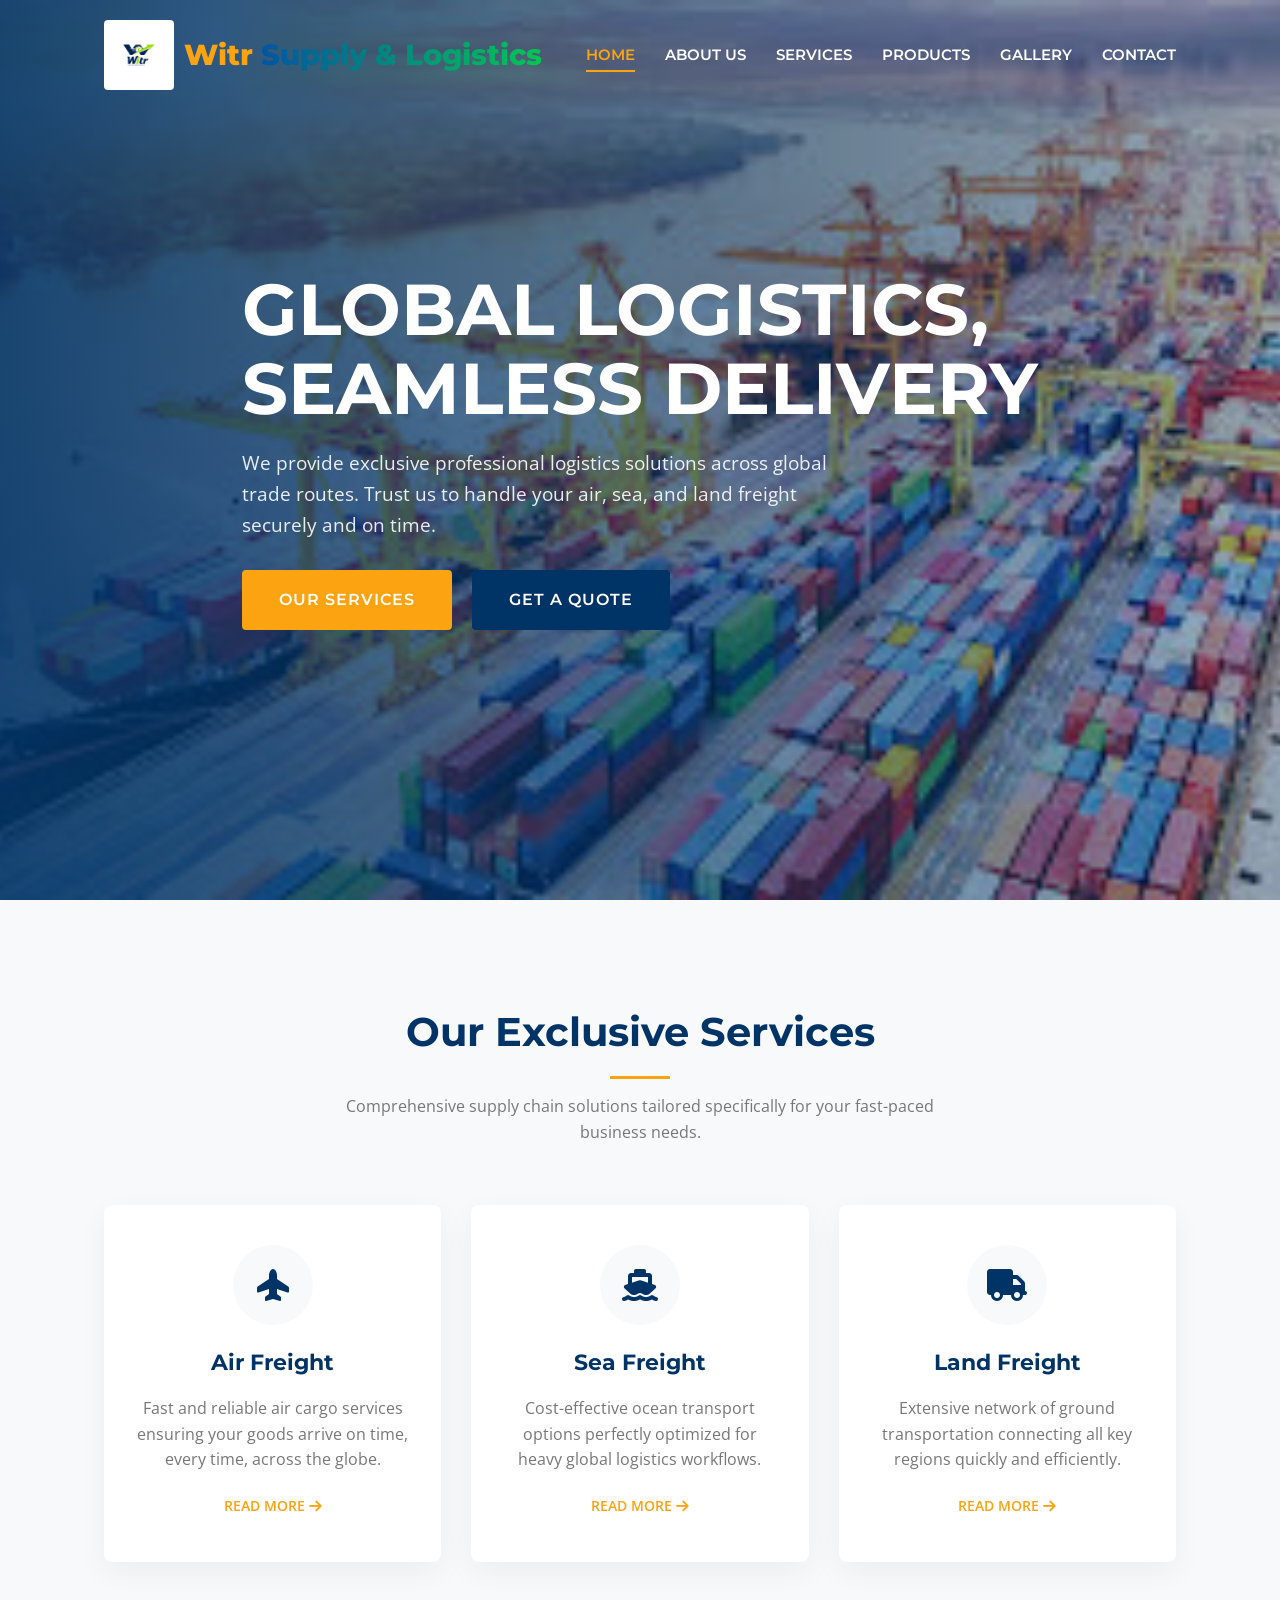
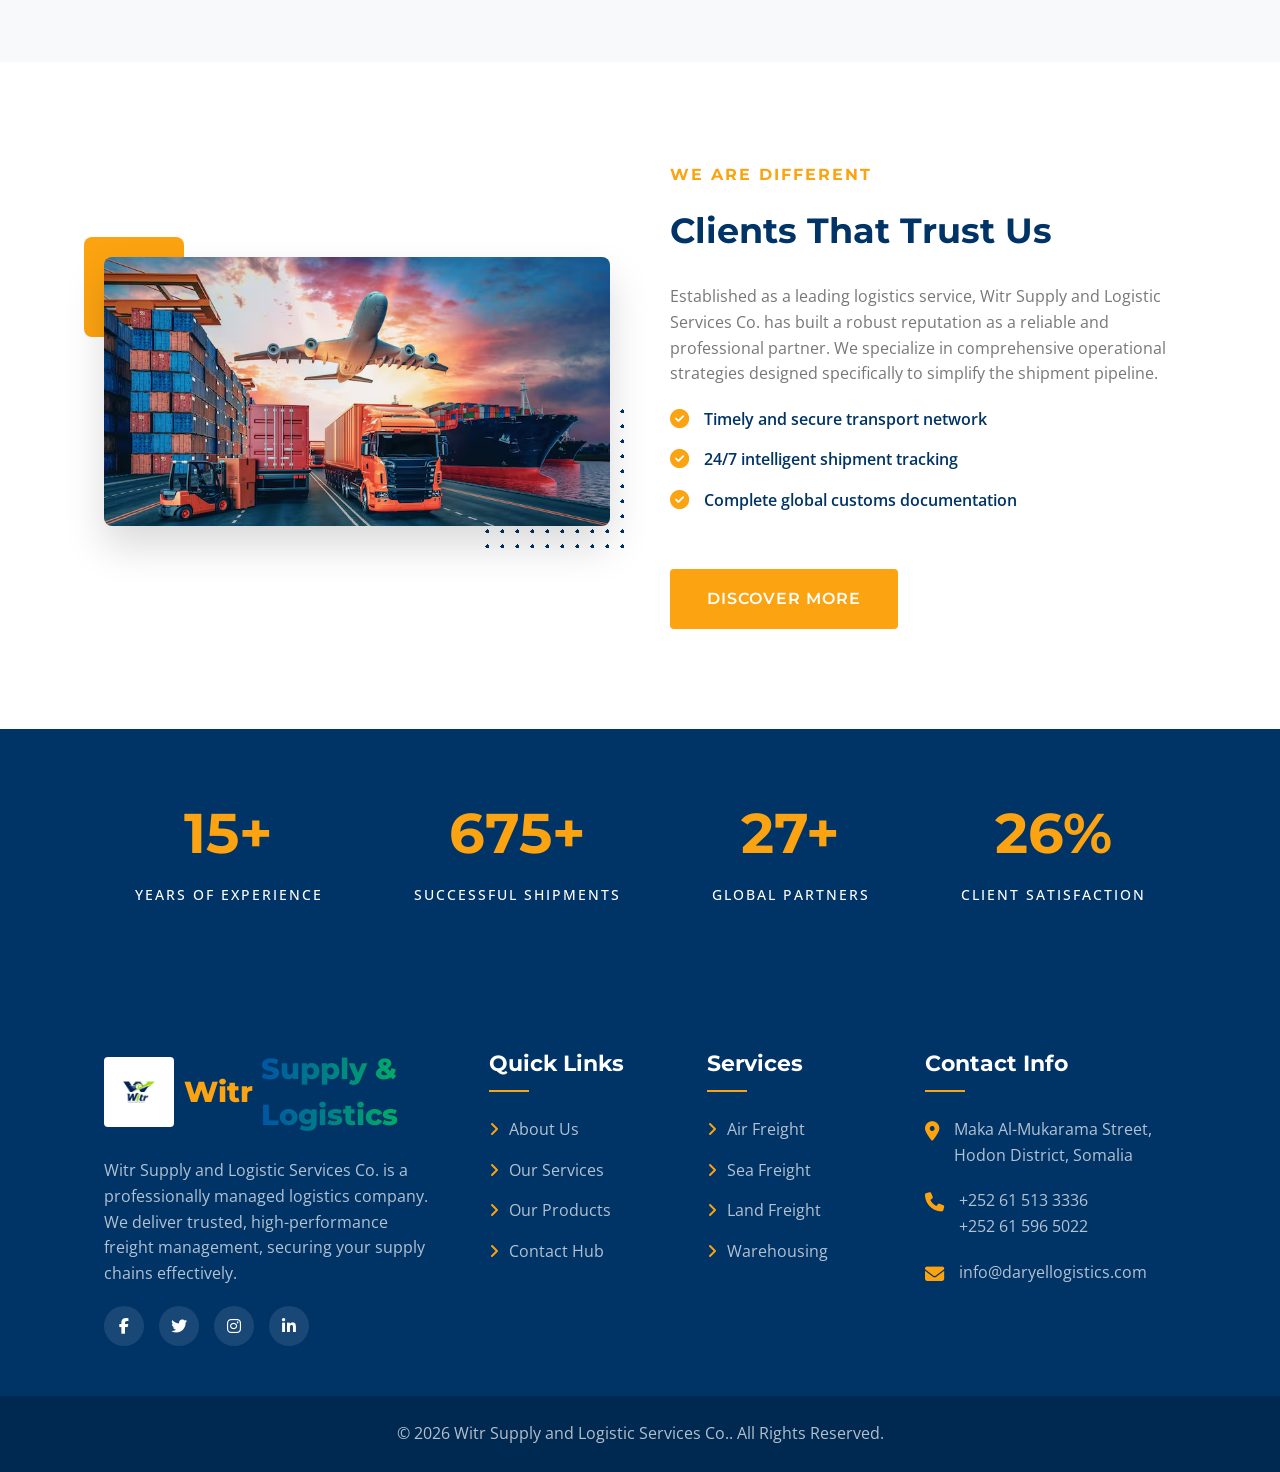
<file: index.html>
<!DOCTYPE html>
<html lang="en">

<head>
    <meta charset="UTF-8">
    <meta name="viewport" content="width=device-width, initial-scale=1.0">
    <title>Witr Supply and Logistic Services Co. | Fast & Reliable Supply Chain</title>
    <link rel="stylesheet" href="css/style.css">
    <link rel="stylesheet" href="https://cdnjs.cloudflare.com/ajax/libs/font-awesome/6.4.0/css/all.min.css">
    <link rel="icon" href="images/LOGO.jpeg" type="image/jpeg">
</head>

<body>

    <!-- Header -->
    <header class="header">
        <div class="container nav-wrapper">
            <a href="index.html" class="logo">
                <img src="images/LOGO.jpeg" alt="Witr Logo" class="brand-logo-icon">
                <span style="font-weight: 800; font-size: 1.8rem; display: flex; align-items: center; gap: 8px;">
                    Witr <span class="text-logo-mixed">Supply & Logistics</span>
                </span>
            </a>

            <nav class="nav-links">
                <a href="index.html" class="active">Home</a>
                <a href="about.html">About Us</a>
                <a href="services.html">Services</a>
                <a href="products.html">Products</a>
                <a href="gallery.html">Gallery</a>
                <a href="contact.html">Contact</a>
            </nav>

            <div class="mobile-menu-btn">
                <i class="fa-solid fa-bars"></i>
            </div>
        </div>
    </header>

    <!-- Hero Section -->
    <section class="hero">
        <div class="hero-slider">
            <div class="hero-slide active" style="background-image: url('images/image-6.jpg');">
            </div>
            <div class="hero-slide" style="background-image: url(images/image-4.jpg);">
            </div>
            <div class="hero-slide" style="background-image: url('images/backgound-image.-3avif.avif');">
            </div>
        </div>

        <div class="container hero-content reveal active">
            <h1>Global Logistics,<br>Seamless Delivery</h1>
            <p>We provide exclusive professional logistics solutions across global trade routes. Trust us to handle your
                air, sea, and land freight securely and on time.</p>
            <div class="hero-btns">
                <a href="services.html" class="btn btn-primary">Our Services</a>
                <a href="contact.html" class="btn btn-secondary">Get a Quote</a>
            </div>
        </div>
    </section>

    <!-- Services Preview Section -->
    <section class="section section-bg">
        <div class="container">
            <div class="section-title reveal">
                <h2>Our Exclusive Services</h2>
                <p>Comprehensive supply chain solutions tailored specifically for your fast-paced business needs.</p>
            </div>

            <div class="grid-3">
                <div class="service-card reveal">
                    <div class="service-icon"><i class="fa-solid fa-plane-up"></i></div>
                    <h3>Air Freight</h3>
                    <p>Fast and reliable air cargo services ensuring your goods arrive on time, every time, across the
                        globe.</p>
                    <a href="services.html" class="read-more-link">Read
                        More <i class="fa-solid fa-arrow-right"></i></a>
                </div>

                <div class="service-card reveal delay-100">
                    <div class="service-icon"><i class="fa-solid fa-ship"></i></div>
                    <h3>Sea Freight</h3>
                    <p>Cost-effective ocean transport options perfectly optimized for heavy global logistics workflows.
                    </p>
                    <a href="services.html" class="read-more-link">Read
                        More <i class="fa-solid fa-arrow-right"></i></a>
                </div>

                <div class="service-card reveal delay-200">
                    <div class="service-icon"><i class="fa-solid fa-truck"></i></div>
                    <h3>Land Freight</h3>
                    <p>Extensive network of ground transportation connecting all key regions quickly and efficiently.
                    </p>
                    <a href="services.html" class="read-more-link">Read
                        More <i class="fa-solid fa-arrow-right"></i></a>
                </div>
            </div>
        </div>
    </section>

    <!-- About Preview Section -->
    <section class="section">
        <div class="container about-flex">
            <div class="about-img reveal">
                <img src="images/images-1.avif" alt="Port Import Export">
            </div>

            <div class="about-text reveal delay-200">
                <h4>We are different</h4>
                <h2>Clients That Trust Us</h2>
                <p>Established as a leading logistics service, Witr Supply and Logistic Services Co. has built a robust
                    reputation as a
                    reliable and professional partner. We specialize in comprehensive operational strategies designed
                    specifically to simplify the shipment pipeline.</p>

                <ul class="about-features">
                    <li><i class="fa-solid fa-check-circle"></i> Timely and secure transport network</li>
                    <li><i class="fa-solid fa-check-circle"></i> 24/7 intelligent shipment tracking</li>
                    <li><i class="fa-solid fa-check-circle"></i> Complete global customs documentation</li>
                </ul>

                <br>
                <a href="about.html" class="btn btn-primary">Discover More</a>
            </div>
        </div>
    </section>

    <!-- JS Animated Statistics Section -->
    <section class="section stats-band">
        <div class="container stats-flex">
            <div class="reveal">
                <h2 class="stats-counter"><span class="counter-val" data-target="15">0</span>+</h2>
                <p class="stats-label">Years of
                    Experience</p>
            </div>

            <div class="reveal delay-100">
                <h2 class="stats-counter"><span class="counter-val" data-target="2500">0</span>+</h2>
                <p class="stats-label">
                    Successful Shipments</p>
            </div>

            <div class="reveal delay-200">
                <h2 class="stats-counter"><span class="counter-val" data-target="50">0</span>+</h2>
                <p class="stats-label">Global
                    Partners</p>
            </div>

            <div class="reveal delay-300">
                <h2 class="stats-counter"><span class="counter-val" data-target="100">0</span>%</h2>
                <p class="stats-label">Client
                    Satisfaction</p>
            </div>
        </div>
    </section>

    <!-- Footer -->
    <footer class="footer">
        <div class="container footer-top">
            <div class="footer-col">
                <a href="index.html" class="logo footer-logo">
                    <img src="images/LOGO.jpeg" alt="Witr Logo" class="brand-logo-icon">
                    <span style="font-weight: 800; font-size: 1.8rem; display: flex; align-items: center; gap: 8px;">
                        Witr <span class="text-logo-mixed">Supply & Logistics</span>
                    </span>
                </a>
                <p>Witr Supply and Logistic Services Co. is a professionally managed logistics company. We deliver
                    trusted, high-performance
                    freight management, securing your supply chains effectively.</p>
                <div class="social-links">
                    <a href="#"><i class="fa-brands fa-facebook-f"></i></a>
                    <a href="#"><i class="fa-brands fa-twitter"></i></a>
                    <a href="#"><i class="fa-brands fa-instagram"></i></a>
                    <a href="#"><i class="fa-brands fa-linkedin-in"></i></a>
                </div>
            </div>

            <div class="footer-col">
                <h3>Quick Links</h3>
                <ul class="footer-links">
                    <li><a href="about.html">About Us</a></li>
                    <li><a href="services.html">Our Services</a></li>
                    <li><a href="products.html">Our Products</a></li>
                    <li><a href="contact.html">Contact Hub</a></li>
                </ul>
            </div>

            <div class="footer-col">
                <h3>Services</h3>
                <ul class="footer-links">
                    <li><a href="services.html">Air Freight</a></li>
                    <li><a href="services.html">Sea Freight</a></li>
                    <li><a href="services.html">Land Freight</a></li>
                    <li><a href="services.html">Warehousing</a></li>
                </ul>
            </div>

            <div class="footer-col">
                <h3>Contact Info</h3>
                <ul class="contact-list">
                    <li>
                        <i class="fa-solid fa-location-dot"></i>
                        <span>Maka Al-Mukarama Street,<br>Hodon District, Somalia</span>
                    </li>
                    <li>
                        <i class="fa-solid fa-phone"></i>
                        <span>+252 61 513 3336<br>+252 61 596 5022</span>
                    </li>
                    <li>
                        <i class="fa-solid fa-envelope"></i>
                        <span>info@daryellogistics.com</span>
                    </li>
                </ul>
            </div>
        </div>
        <div class="footer-bottom">
            <div class="container">
                <p>&copy; 2026 Witr Supply and Logistic Services Co.. All Rights Reserved.</p>
            </div>
        </div>
    </footer>

    <script src="js/script.js"></script>
</body>

</html>
</file>
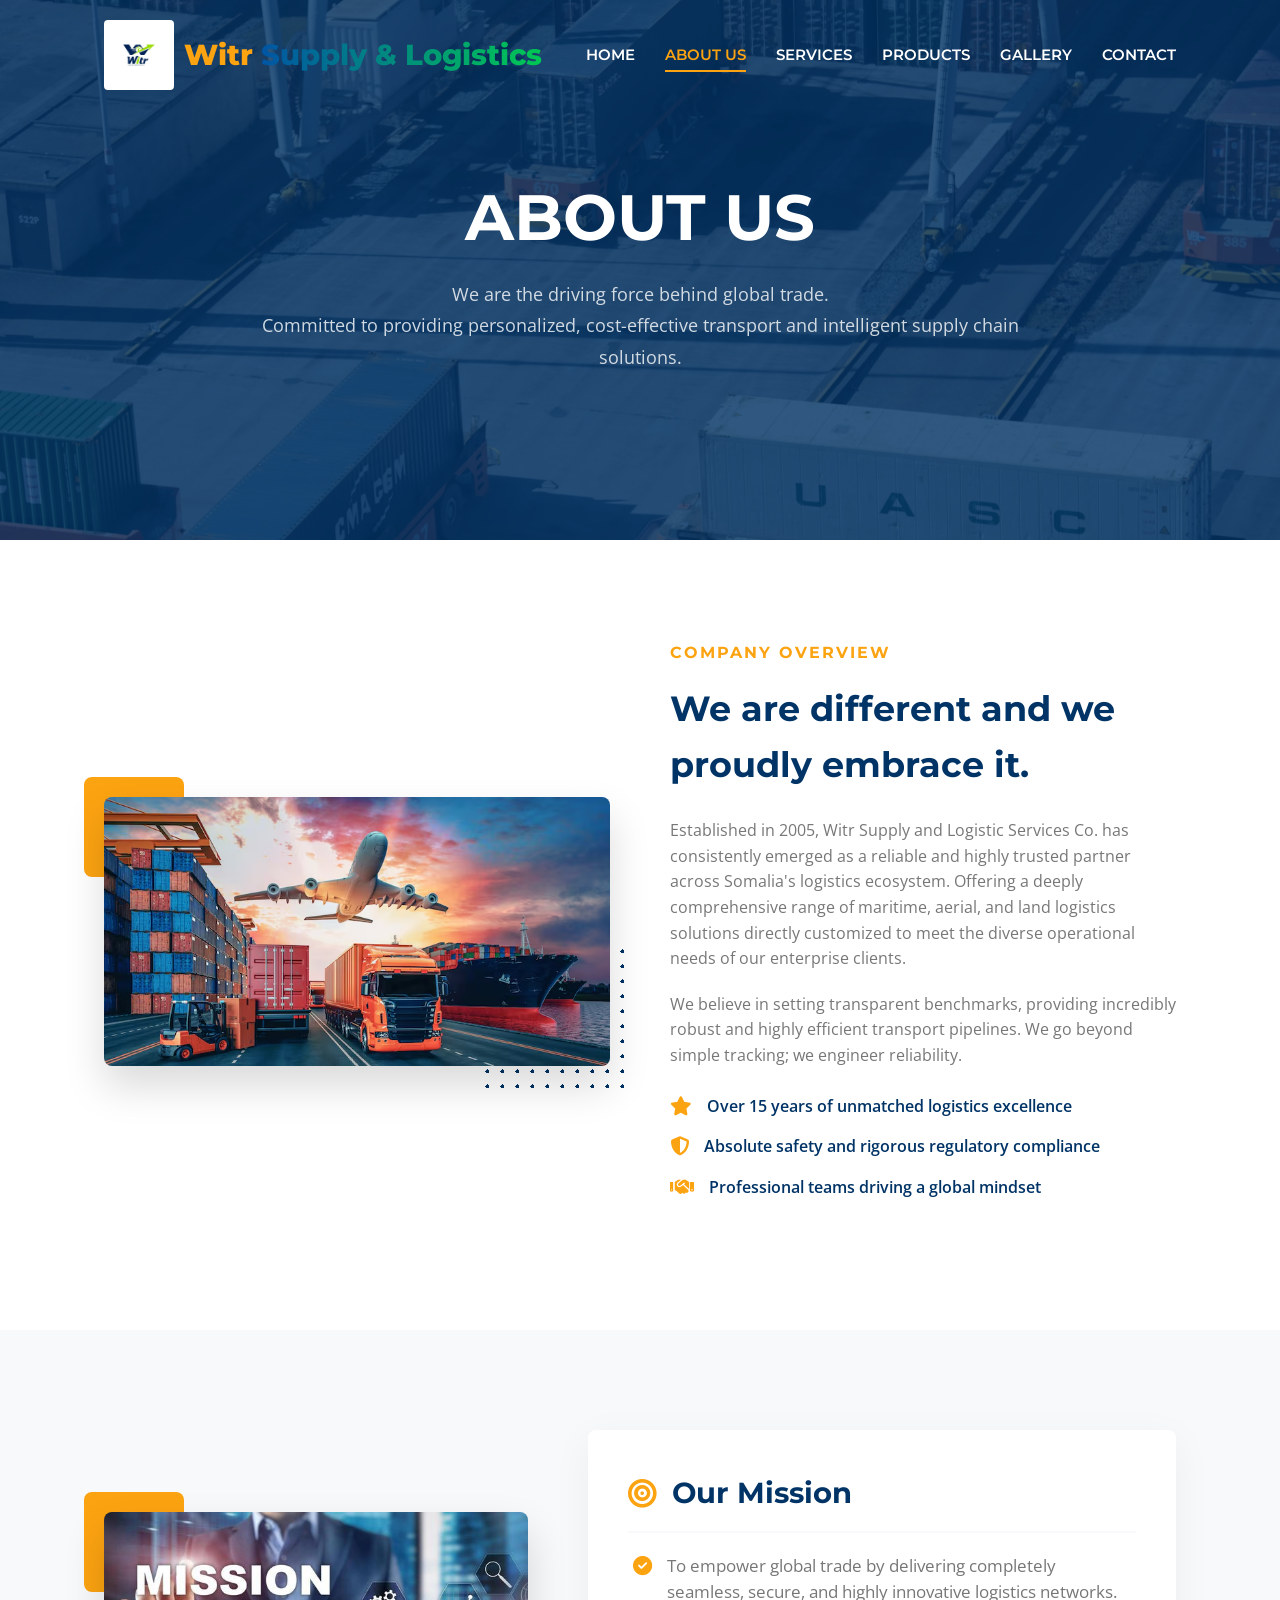
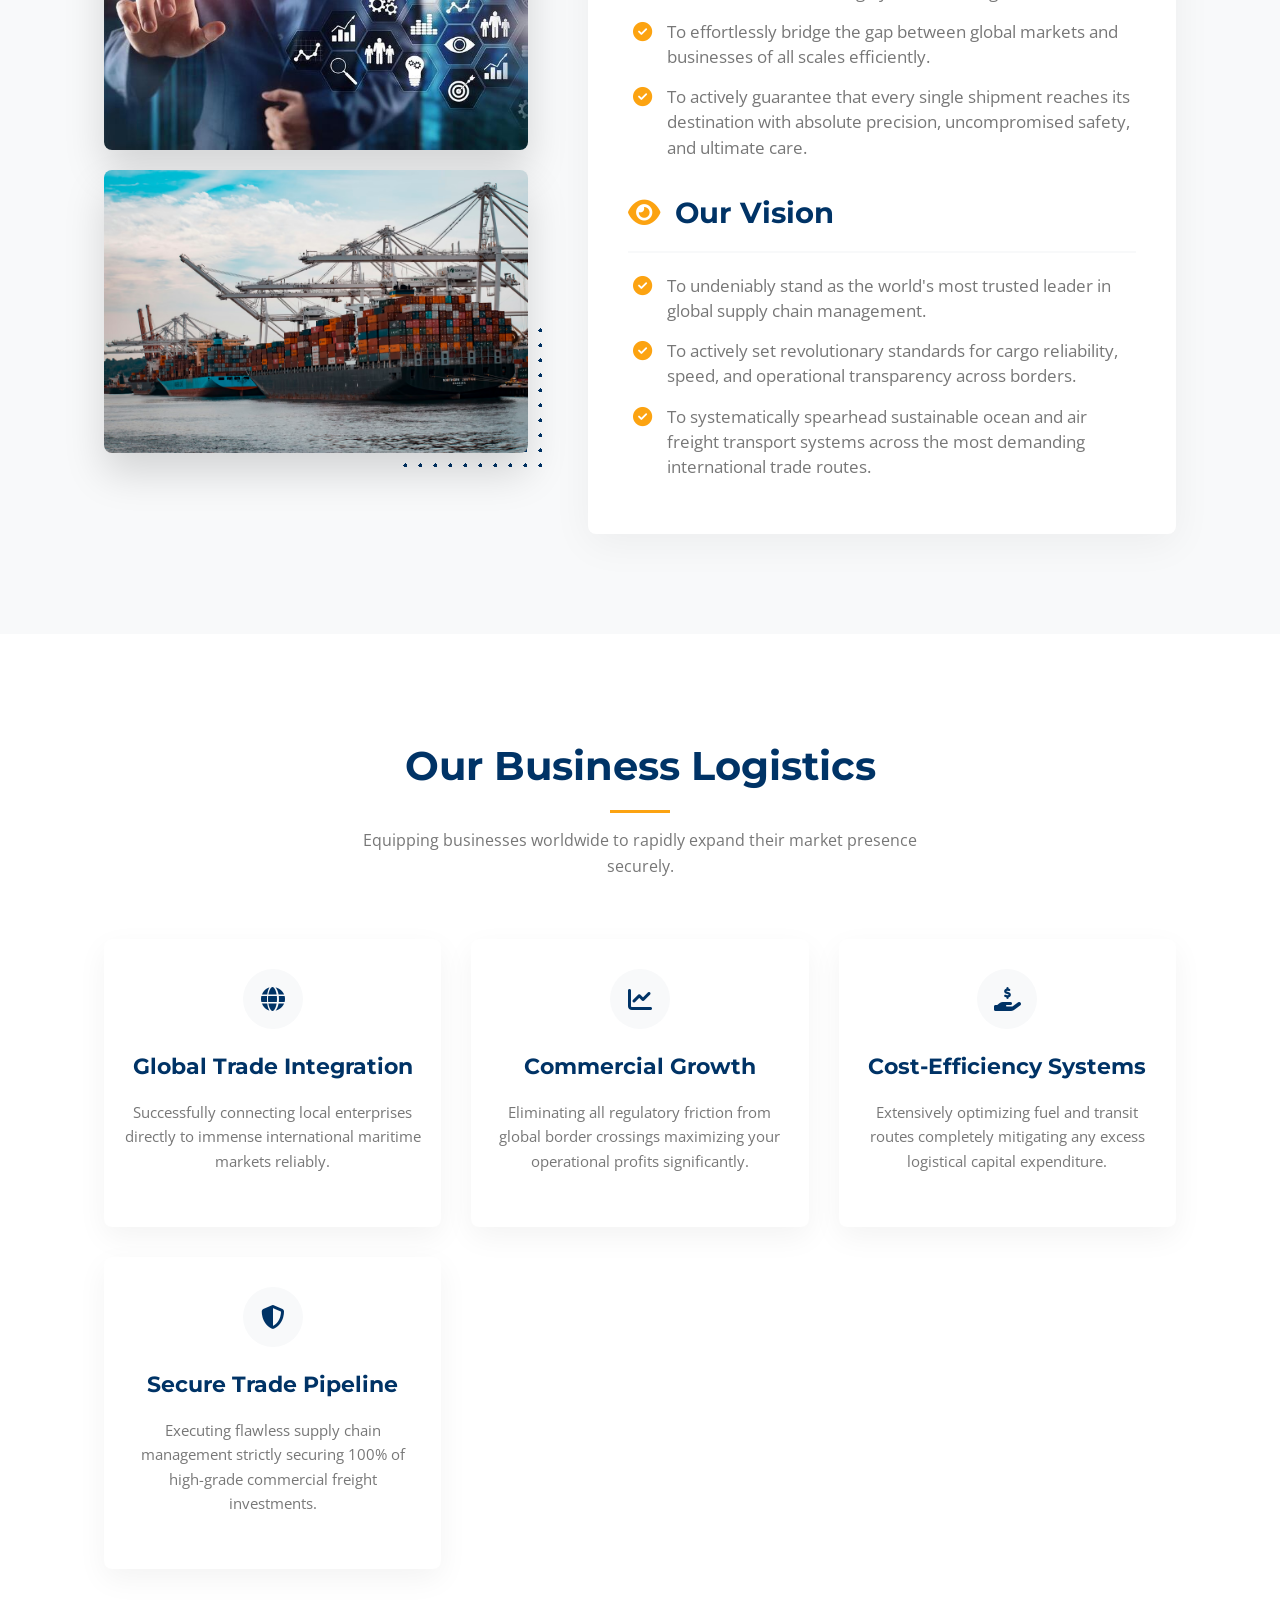
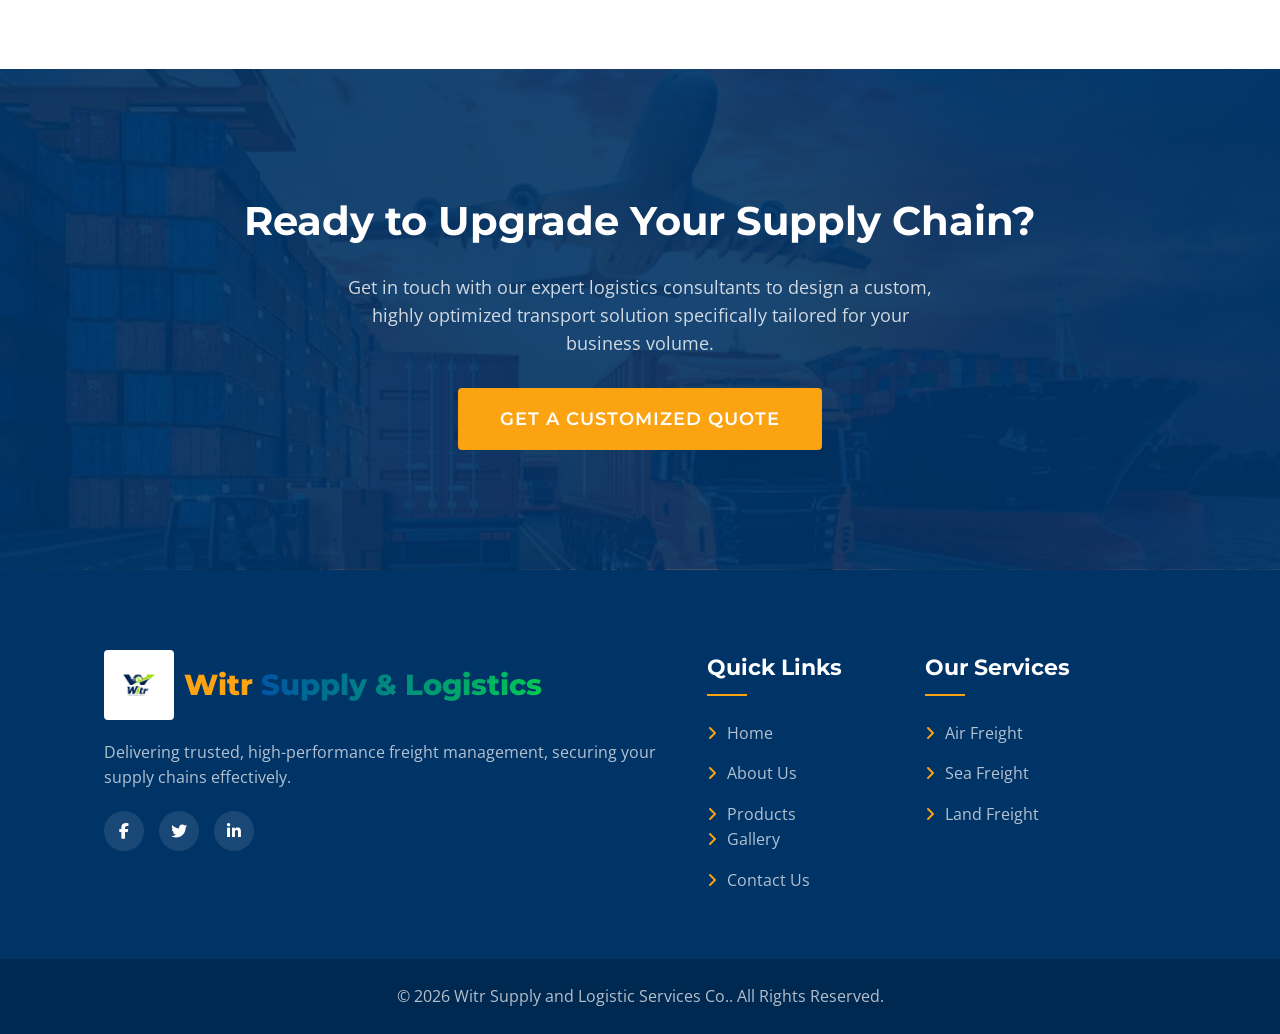
<file: about.html>
<!DOCTYPE html>
<html lang="en">

<head>
    <meta charset="UTF-8">
    <meta name="viewport" content="width=device-width, initial-scale=1.0">
    <title>About Us | Witr Supply and Logistic Services Co.</title>
    <link rel="stylesheet" href="css/style.css">
    <link rel="stylesheet" href="https://cdnjs.cloudflare.com/ajax/libs/font-awesome/6.4.0/css/all.min.css">
    <link rel="icon" href="images/LOGO.jpeg" type="image/jpeg">
</head>

<body>

    <header class="header scrolled">
        <div class="container nav-wrapper">
            <a href="index.html" class="logo">
        <img src="images/LOGO.jpeg" alt="Witr Logo" class="brand-logo-icon">
        <span style="font-weight: 800; font-size: 1.8rem; display: flex; align-items: center; gap: 8px;">
            Witr <span class="text-logo-mixed">Supply & Logistics</span>
        </span>
    </a>

            <nav class="nav-links">
                <a href="index.html">Home</a>
                <a href="about.html" class="active">About Us</a>
                <a href="services.html">Services</a>
                <a href="products.html">Products</a>
                <a href="gallery.html">Gallery</a>
                <a href="contact.html">Contact</a>
            </nav>

            <div class="mobile-menu-btn">
                <i class="fa-solid fa-bars"></i>
            </div>
        </div>
    </header>

    <section class="page-hero" style="background-image: url('images/backgound-image.avif');">
        <div class="container page-hero-content reveal">
            <h1>About Us</h1>
            <p class="about-hero-text">We are the driving force behind global
                trade.<br>Committed to providing personalized, cost-effective transport and intelligent supply chain
                solutions.</p>
        </div>
    </section>

    <!-- Company Overview -->
    <section class="section">
        <div class="container about-flex">
            <div class="about-img reveal">
                <img src="images/images-1.avif" alt="Cargo Terminal Logistics">
            </div>

            <div class="about-text reveal delay-200">
                <h4>Company Overview</h4>
                <h2>We are different and we proudly embrace it.</h2>
                <p>Established in 2005, Witr Supply and Logistic Services Co. has consistently emerged as a reliable and
                    highly trusted
                    partner across Somalia's logistics ecosystem. Offering a deeply comprehensive range of maritime,
                    aerial, and land logistics solutions directly customized to meet the diverse operational needs of
                    our enterprise clients.</p>
                <p>We believe in setting transparent benchmarks, providing incredibly robust and highly efficient
                    transport pipelines. We go beyond simple tracking; we engineer reliability.</p>

                <ul class="about-features about-features-list">
                    <li><i class="fa-solid fa-star"></i> Over 15 years of unmatched logistics excellence</li>
                    <li><i class="fa-solid fa-shield-halved"></i> Absolute safety and rigorous regulatory compliance
                    </li>
                    <li><i class="fa-solid fa-handshake"></i> Professional teams driving a global mindset</li>
                </ul>
            </div>
        </div>
    </section>

    <!-- Mission & Vision -->
    <section class="section section-bg">
        <div class="container about-flex">
            <!-- Strategic Images -->
            <div class="about-img reveal about-img-group">
                <img src="images/Mission-image.jpg" class="about-strategic-img" alt="Strategic Planning">
                <img src="images/imag-7.avif" class="about-strategic-img" alt="Port Operations">
            </div>

            <!-- Bullet Points -->
            <div class="mission-vision-box">
                <!-- Our Mission -->
                <div class="reveal mb-3">
                    <h3 class="mission-vision-title">
                        <i class="fa-solid fa-bullseye mission-vision-icon"></i> Our
                        Mission
                    </h3>
                    <ul class="checklist">
                        <li class="checklist-item">
                            <i class="fa-solid fa-circle-check checklist-icon"></i>
                            <span class="checklist-text">To empower
                                global trade by delivering completely seamless, secure, and highly innovative logistics
                                networks.</span>
                        </li>
                        <li class="checklist-item">
                            <i class="fa-solid fa-circle-check checklist-icon"></i>
                            <span class="checklist-text">To
                                effortlessly bridge the gap between global markets and businesses of all scales
                                efficiently.</span>
                        </li>
                        <li class="checklist-item">
                            <i class="fa-solid fa-circle-check checklist-icon"></i>
                            <span class="checklist-text">To actively
                                guarantee that every single shipment reaches its destination with absolute precision,
                                uncompromised safety, and ultimate care.</span>
                        </li>
                    </ul>
                </div>

                <!-- Our Vision -->
                <div class="reveal delay-200">
                    <h3 class="mission-vision-title">
                        <i class="fa-solid fa-eye mission-vision-icon"></i> Our Vision
                    </h3>
                    <ul class="checklist">
                        <li class="checklist-item">
                            <i class="fa-solid fa-circle-check checklist-icon"></i>
                            <span class="checklist-text">To undeniably
                                stand as the world's most trusted leader in global supply chain management.</span>
                        </li>
                        <li class="checklist-item">
                            <i class="fa-solid fa-circle-check checklist-icon"></i>
                            <span class="checklist-text">To actively
                                set revolutionary standards for cargo reliability, speed, and operational transparency
                                across borders.</span>
                        </li>
                        <li class="checklist-item">
                            <i class="fa-solid fa-circle-check checklist-icon"></i>
                            <span class="checklist-text">To
                                systematically spearhead sustainable ocean and air freight transport systems across the
                                most demanding international trade routes.</span>
                        </li>
                    </ul>
                </div>
            </div>
        </div>
    </section>

    <!-- Business Trade Core Values (4 Cards) -->
    <section class="section">
        <div class="container">
            <div class="section-title reveal">
                <h2>Our Business Logistics</h2>
                <p>Equipping businesses worldwide to rapidly expand their market presence securely.</p>
            </div>

            <div class="grid-4">
                <div class="service-card reveal business-service-card">
                    <div class="service-icon business-service-icon"><i class="fa-solid fa-globe"></i></div>
                    <h3 class="business-service-title">Global Trade Integration</h3>
                    <p class="business-service-desc">Successfully connecting local enterprises directly to immense
                        international maritime markets reliably.</p>
                </div>

                <div class="service-card reveal business-service-card delay-100">
                    <div class="service-icon business-service-icon"><i class="fa-solid fa-chart-line"></i></div>
                    <h3 class="business-service-title">Commercial Growth</h3>
                    <p class="business-service-desc">Eliminating all regulatory friction from global border crossings
                        maximizing your operational profits significantly.</p>
                </div>

                <div class="service-card reveal business-service-card delay-200">
                    <div class="service-icon business-service-icon"><i class="fa-solid fa-hand-holding-dollar"></i>
                    </div>
                    <h3 class="business-service-title">Cost-Efficiency Systems</h3>
                    <p class="business-service-desc">Extensively optimizing fuel and transit routes completely
                        mitigating
                        any excess logistical capital expenditure.</p>
                </div>

                <div class="service-card reveal business-service-card delay-300">
                    <div class="service-icon business-service-icon"><i class="fa-solid fa-shield-halved"></i></div>
                    <h3 class="business-service-title">Secure Trade Pipeline</h3>
                    <p class="business-service-desc">Executing flawless supply chain management strictly securing 100%
                        of
                        high-grade commercial freight investments.</p>
                </div>
            </div>
        </div>
    </section>

    <!-- Call to Action -->
    <section class="section about-cta-section"
        style="background-image: linear-gradient(rgba(0,51,102,0.9), rgba(0,51,102,0.9)), url('images/images-1.avif');">
        <div class="container reveal">
            <h2 class="about-cta-title">Ready to Upgrade Your Supply Chain?</h2>
            <p class="about-cta-text">Get in
                touch with our expert logistics consultants to design a custom, highly optimized transport solution
                specifically tailored for your business volume.</p>
            <a href="contact.html" class="btn btn-primary btn-large">Get a
                Customized Quote</a>
        </div>
    </section>

    <!-- Footer -->
    <footer class="footer">
        <div class="container footer-top">
            <div class="footer-col col-span-2">
                <a href="index.html" class="logo footer-logo">
        <img src="images/LOGO.jpeg" alt="Witr Logo" class="brand-logo-icon">
        <span style="font-weight: 800; font-size: 1.8rem; display: flex; align-items: center; gap: 8px;">
            Witr <span class="text-logo-mixed">Supply & Logistics</span>
        </span>
    </a>
                <p>Delivering trusted, high-performance freight management, securing your supply chains effectively.</p>
                <div class="social-links footer-social-box">
                    <a href="#"><i class="fa-brands fa-facebook-f"></i></a>
                    <a href="#"><i class="fa-brands fa-twitter"></i></a>
                    <a href="#"><i class="fa-brands fa-linkedin-in"></i></a>
                </div>
            </div>

            <div class="footer-col col-span-1">
                <h3>Quick Links</h3>
                <ul class="footer-links">
                    <li><a href="index.html">Home</a></li>
                    <li><a href="about.html">About Us</a></li>
                    <li><a href="products.html">Products</a> <a href="gallery.html">Gallery</a></li>
                    <li><a href="contact.html">Contact Us</a></li>
                </ul>
            </div>

            <div class="footer-col col-span-1">
                <h3>Our Services</h3>
                <ul class="footer-links">
                    <li><a href="services.html">Air Freight</a></li>
                    <li><a href="services.html">Sea Freight</a></li>
                    <li><a href="services.html">Land Freight</a></li>
                </ul>
            </div>
        </div>
        <div class="footer-bottom">
            <div class="container footer-copy-box">
                <p>&copy; 2026 Witr Supply and Logistic Services Co.. All Rights Reserved.</p>
            </div>
        </div>
    </footer>

    <script src="js/script.js"></script>
</body>

</html>
</file>
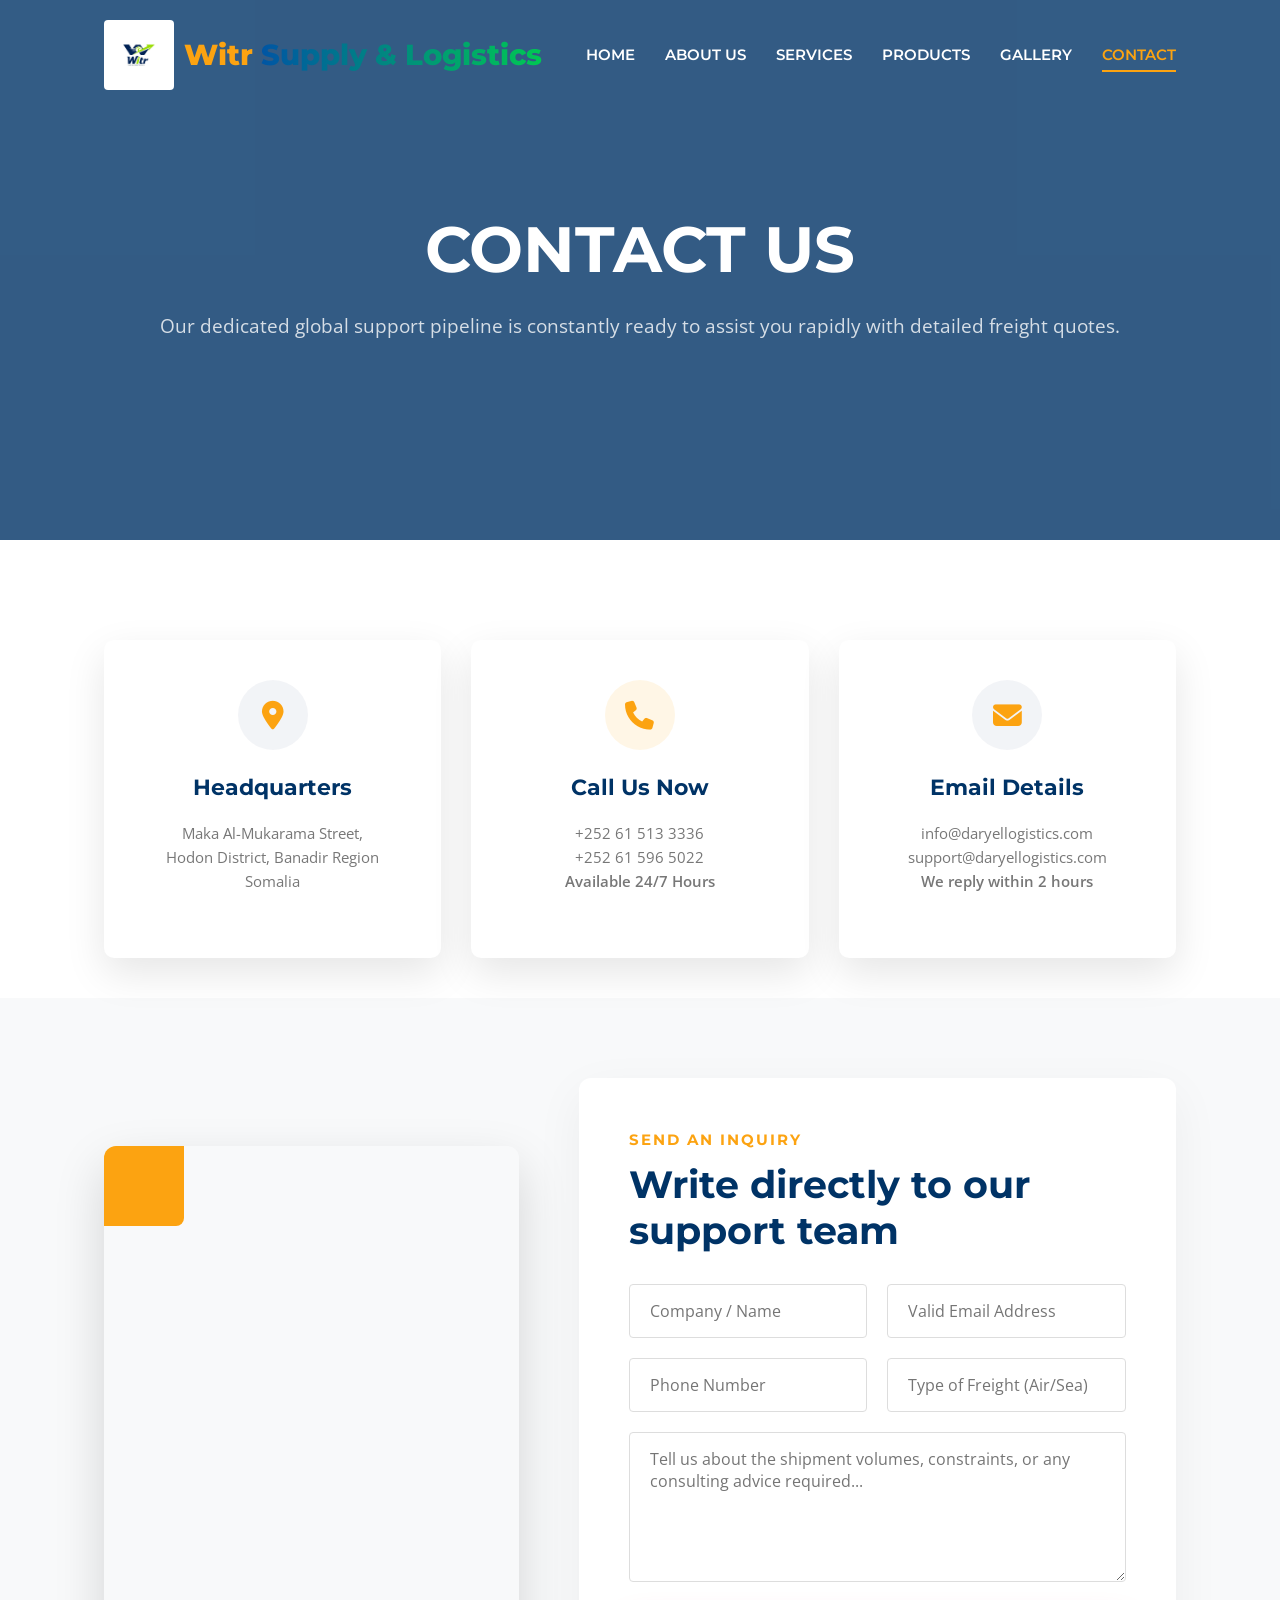
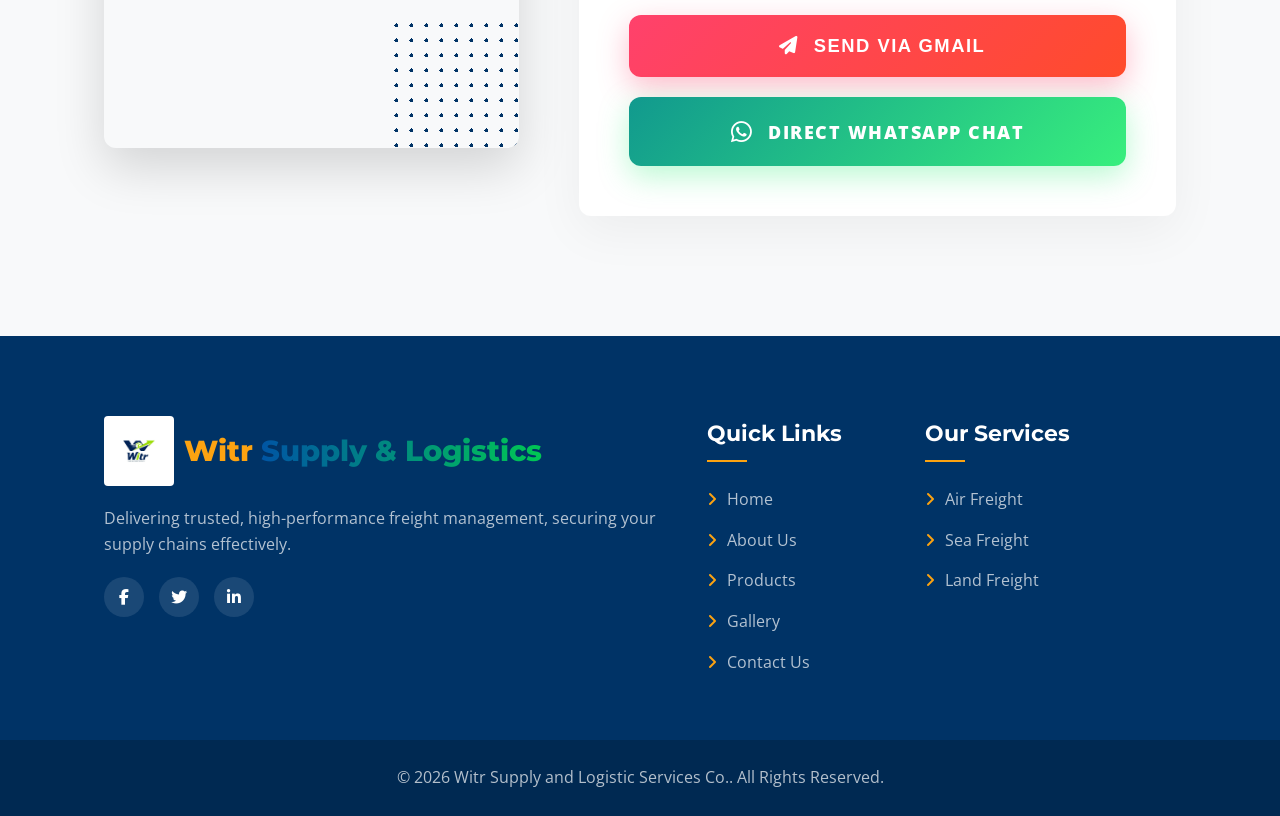
<file: contact.html>
<!DOCTYPE html>
<html lang="en">

<head>
    <meta charset="UTF-8">
    <meta name="viewport" content="width=device-width, initial-scale=1.0">
    <title>Contact Us | Witr Supply and Logistic Services Co.</title>
    <link rel="stylesheet" href="css/style.css">
    <link rel="stylesheet" href="https://cdnjs.cloudflare.com/ajax/libs/font-awesome/6.4.0/css/all.min.css">
    <link rel="icon" href="images/LOGO.jpeg" type="image/jpeg">
</head>

<body>

    <header class="header scrolled">
        <div class="container nav-wrapper">
            <a href="index.html" class="logo">
        <img src="images/LOGO.jpeg" alt="Witr Logo" class="brand-logo-icon">
        <span style="font-weight: 800; font-size: 1.8rem; display: flex; align-items: center; gap: 8px;">
            Witr <span class="text-logo-mixed">Supply & Logistics</span>
        </span>
    </a>

            <nav class="nav-links">
                <a href="index.html">Home</a>
                <a href="about.html">About Us</a>
                <a href="services.html">Services</a>
                <a href="products.html">Products</a>
                <a href="gallery.html">Gallery</a>
                <a href="contact.html" class="active">Contact</a>
            </nav>

            <div class="mobile-menu-btn">
                <i class="fa-solid fa-bars"></i>
            </div>
        </div>
    </header>

    <section class="page-hero"
        class="contact-hero-bg">
        <div class="container page-hero-content reveal">
            <h1 class="hero-title-lg">Contact Us</h1>
            <p class="font-lg">Our dedicated global support pipeline is constantly ready to assist you
                rapidly with detailed freight quotes.</p>
        </div>
    </section>

    <!-- Contact Cards -->
    <section class="section pb-2">
        <div class="container">
            <div class="grid-3">
                <div class="service-card reveal contact-info-card">
                    <div class="service-icon contact-icon-box">
                        <i class="fa-solid fa-location-dot"></i>
                    </div>
                    <h3 class="contact-card-title">Headquarters</h3>
                    <p class="contact-card-text">Maka Al-Mukarama Street,<br>Hodon District, Banadir
                        Region<br>Somalia</p>
                </div>

                <div class="service-card reveal contact-info-card delay-100">
                    <div class="service-icon contact-icon-box-alt">
                        <i class="fa-solid fa-phone"></i>
                    </div>
                    <h3 class="contact-card-title">Call Us Now</h3>
                    <p class="contact-card-text">+252 61 513 3336<br>+252 61 596 5022<br><span class="fw-600-light">Available 24/7 Hours</span></p>
                </div>

                <div class="service-card reveal contact-info-card delay-200">
                    <div class="service-icon contact-icon-box">
                        <i class="fa-solid fa-envelope"></i>
                    </div>
                    <h3 class="contact-card-title">Email Details</h3>
                    <p class="contact-card-text">
                        info@daryellogistics.com<br>support@daryellogistics.com<br><span class="fw-600-light">We reply within 2 hours</span></p>
                </div>
            </div>
        </div>
    </section>

    <!-- Contact Form & Map -->
    <section class="section section-bg contact-form-section">
        <div class="container about-flex">
            <!-- Map Side -->
            <div class="reveal about-img contact-map-wrapper">
                <iframe
                    src="https://www.google.com/maps/embed?pb=!1m18!1m12!1m3!1d3989.3496924827055!2d45.3197609!3d2.0435868!2m3!1f0!2f0!3f0!3m2!1i1024!2i768!4f13.1!3m3!1m2!1s0x3d5843a055555555%3A0xb333b2ec627b0b6e!2sHodon%2C%20Mogadishu%2C%20Somalia!5e0!3m2!1sen!2s!4v1700000000000!5m2!1sen!2s"
                    width="100%" height="600" class="contact-map-iframe" allowfullscreen="" loading="lazy"
                    referrerpolicy="no-referrer-when-downgrade"></iframe>
            </div>

            <!-- Form Side -->
            <div class="reveal contact-form-container-alt">
                <h4 class="contact-subtitle">
                    Send An Inquiry</h4>
                <h2 class="contact-title">Write directly
                    to our support team</h2>
                <form action="https://formsubmit.co/yazzidyazzir@gmail.com" method="POST" class="contact-form">
                    <input type="hidden" name="_subject" value="New Logistics Inquiry from Witr">
                    <input type="hidden" name="_captcha" value="false">
                    <div class="grid-2-form">
                        <div class="form-group"><input type="text" name="Name" class="form-control"
                                placeholder="Company / Name" required></div>
                        <div class="form-group"><input type="email" name="Email" class="form-control"
                                placeholder="Valid Email Address" required></div>
                    </div>
                    <div class="grid-2-form">
                        <div class="form-group"><input type="text" name="Phone" class="form-control"
                                placeholder="Phone Number" required></div>
                        <div class="form-group"><input type="text" name="Freight_Type" class="form-control"
                                placeholder="Type of Freight (Air/Sea)"></div>
                    </div>
                    <div class="form-group">
                        <textarea name="Message" class="form-control"
                            placeholder="Tell us about the shipment volumes, constraints, or any consulting advice required..."
                            class="form-textarea-lg" required></textarea>
                    </div>

                    <div class="attractive-buttons-wrapper">
                        <button type="submit" class="super-btn super-btn-gmail">
                            <i class="fa-solid fa-paper-plane ml-1"></i> Send via Gmail
                        </button>
                        <a href="https://wa.me/252634840722" target="_blank" class="super-btn super-btn-whatsapp">
                            <i class="fa-brands fa-whatsapp whatsapp-icon-lg"></i> Direct WhatsApp Chat
                        </a>
                    </div>
                </form>
            </div>
        </div>
    </section>

    <!-- Footer -->
    <footer class="footer">
        <div class="container footer-top">
            <div class="footer-col col-span-2">
                <a href="index.html" class="logo footer-logo">
        <img src="images/LOGO.jpeg" alt="Witr Logo" class="brand-logo-icon">
        <span style="font-weight: 800; font-size: 1.8rem; display: flex; align-items: center; gap: 8px;">
            Witr <span class="text-logo-mixed">Supply & Logistics</span>
        </span>
    </a>
                <p>Delivering trusted, high-performance freight management, securing your supply chains effectively.</p>
                <div class="social-links footer-social-box">
                    <a href="#"><i class="fa-brands fa-facebook-f"></i></a>
                    <a href="#"><i class="fa-brands fa-twitter"></i></a>
                    <a href="#"><i class="fa-brands fa-linkedin-in"></i></a>
                </div>
            </div>

            <div class="footer-col col-span-1">
                <h3>Quick Links</h3>
                <ul class="footer-links">
                    <li><a href="index.html">Home</a></li>
                    <li><a href="about.html">About Us</a></li>
                    <li><a href="products.html">Products</a></li>
                    <li><a href="gallery.html">Gallery</a></li>
                    <li><a href="contact.html">Contact Us</a></li>
                </ul>
            </div>

            <div class="footer-col col-span-1">
                <h3>Our Services</h3>
                <ul class="footer-links">
                    <li><a href="services.html">Air Freight</a></li>
                    <li><a href="services.html">Sea Freight</a></li>
                    <li><a href="services.html">Land Freight</a></li>
                </ul>
            </div>
        </div>
        <div class="footer-bottom">
            <div class="container footer-copy-box">
                <p>&copy; 2026 Witr Supply and Logistic Services Co.. All Rights Reserved.</p>
            </div>
        </div>
    </footer>

    <script src="js/script.js"></script>
</body>

</html>
</file>
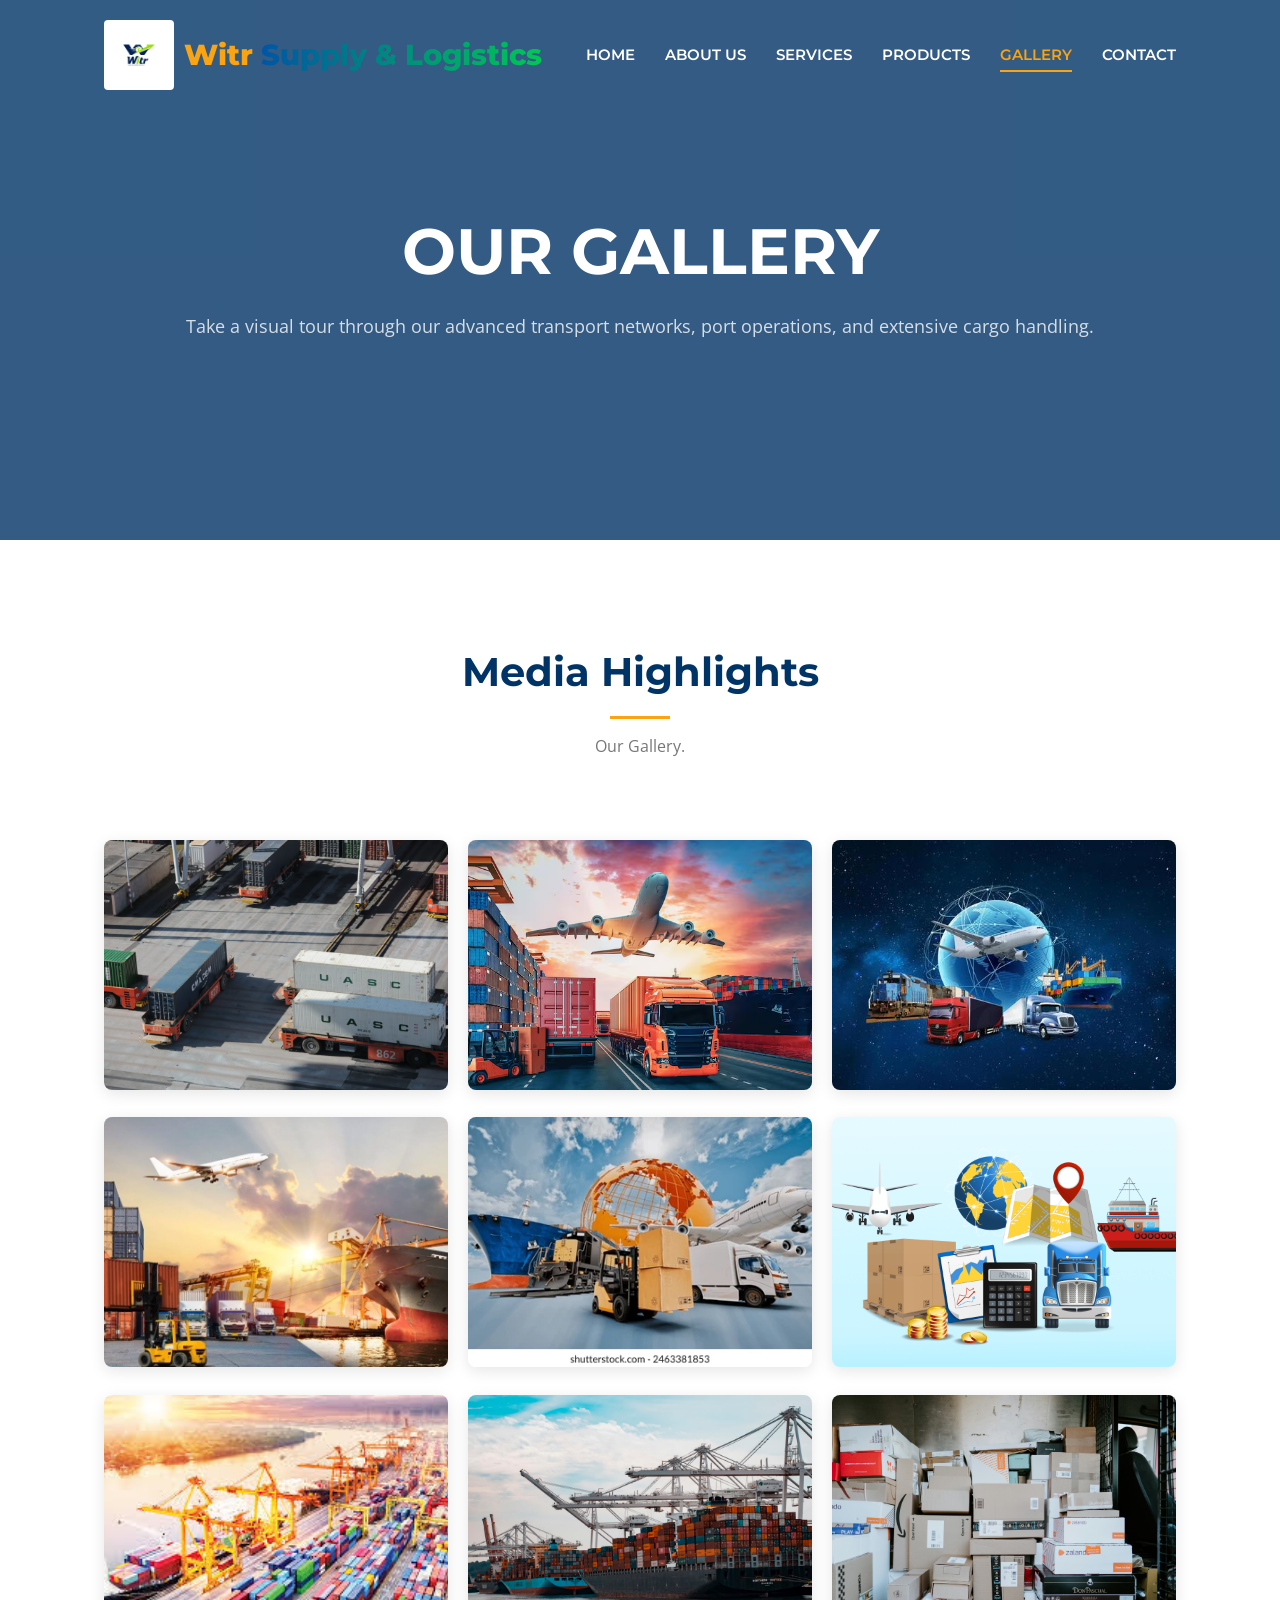
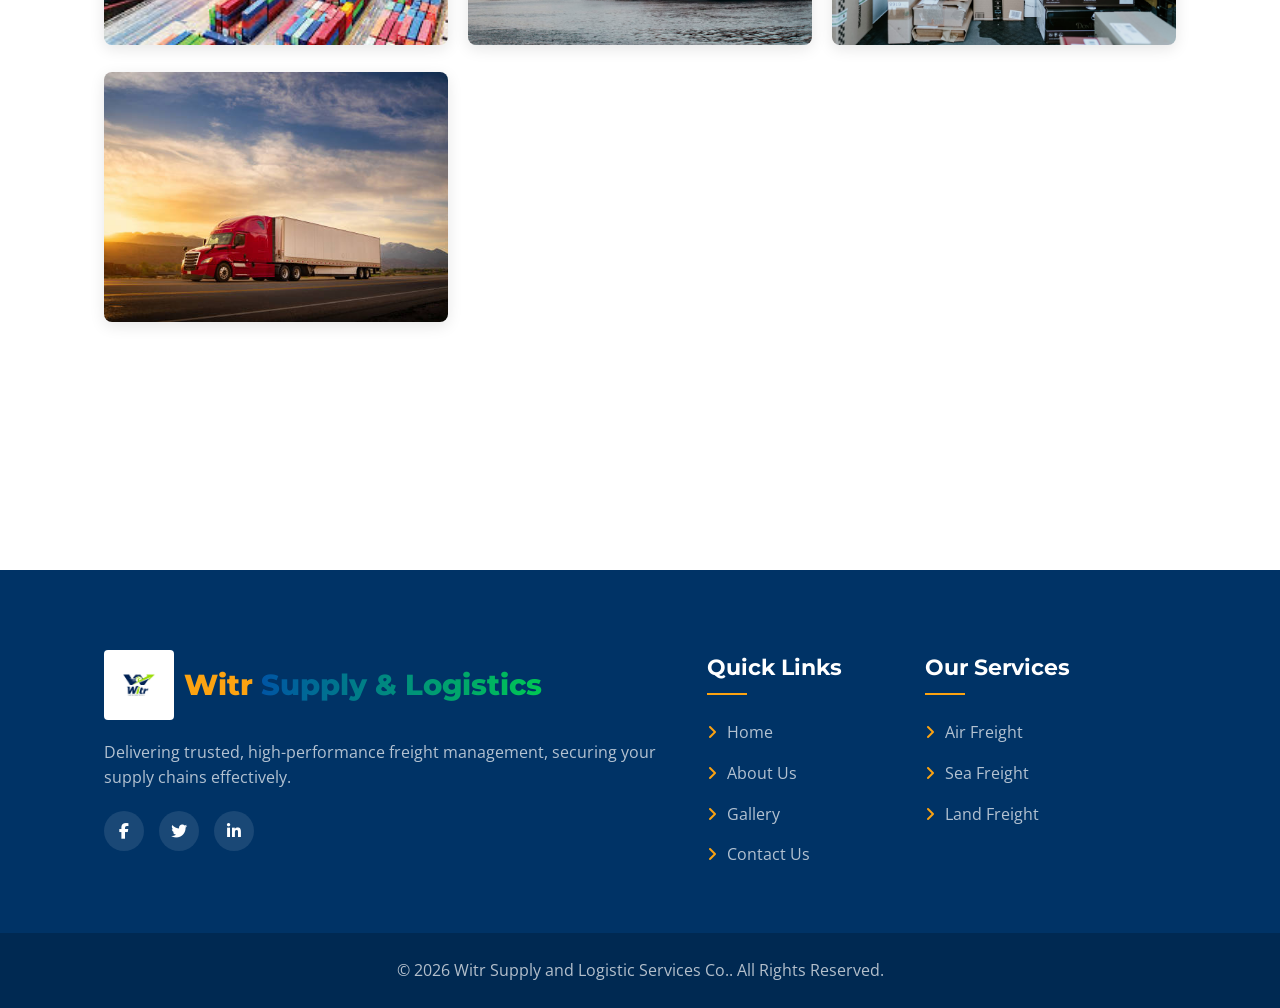
<file: gallery.html>
<!DOCTYPE html>
<html lang="en">

<head>
    <meta charset="UTF-8">
    <meta name="viewport" content="width=device-width, initial-scale=1.0">
    <title>Photo Gallery | Witr Supply and Logistic Services Co.</title>
    <link rel="stylesheet" href="css/style.css">
    <link rel="stylesheet" href="https://cdnjs.cloudflare.com/ajax/libs/font-awesome/6.4.0/css/all.min.css">
    <link rel="icon" href="images/LOGO.jpeg" type="image/jpeg">
</head>

<body>

    <!-- Header -->
    <header class="header scrolled">
        <div class="container nav-wrapper">
            <a href="index.html" class="logo">
                <img src="images/LOGO.jpeg" alt="Witr Logo" class="brand-logo-icon">
                <span style="font-weight: 800; font-size: 1.8rem; display: flex; align-items: center; gap: 8px;">
                    Witr <span class="text-logo-mixed">Supply & Logistics</span>
                </span>
            </a>

            <nav class="nav-links">
                <a href="index.html">Home</a>
                <a href="about.html">About Us</a>
                <a href="services.html">Services</a>
                <a href="products.html">Products</a>
                <a href="gallery.html" class="active">Gallery</a>
                <a href="contact.html">Contact</a>
            </nav>

            <div class="mobile-menu-btn">
                <i class="fa-solid fa-bars"></i>
            </div>
        </div>
    </header>

    <!-- Page Hero -->
    <section class="page-hero" class="gallery-hero-bg">
        <div class="container page-hero-content reveal">
            <h1>Our Gallery</h1>
            <p>Take a visual tour through our advanced transport networks, port operations, and extensive cargo
                handling.</p>
        </div>
    </section>

    <!-- Gallery Section -->
    <section class="section">
        <div class="container">
            <div class="section-title reveal">
                <h2>Media Highlights</h2>
                <p>Our Gallery.</p>
            </div>

            <!-- 10 Images Grid -->
            <div class="gallery-grid">
                <div class="reveal"><img src="./images/backgound-image.avif" class="gallery-item"
                        alt="Containerized Cargo Ship"></div>
                <div class="reveal delay-50"><img src="images/images-1.avif" class="gallery-item"
                        alt="Cargo Handling Cranes"></div>
                <div class="reveal delay-100"><img src="images/image-2.jpg" class="gallery-item"
                        alt="Port Import Logistics"></div>
                <div class="reveal delay-150"><img src="images/image-4.jpg" class="gallery-item"
                        alt="Sea Freight Containers at Port"></div>
                <div class="reveal delay-200"><img src="images/image-3.webp" class="gallery-item"
                        alt="Business Consultation"></div>
                <div class="reveal"><img src="images/image-5.png" class="gallery-item" alt="Logistics Track Pad"></div>
                <div class="reveal delay-50"><img src="images/image-6.jpg" class="gallery-item"
                        alt="Heavy Cargo Handling"></div>
                <div class="reveal delay-100"><img src="images/imag-7.avif" class="gallery-item"
                        alt="Agricultural Exports"></div>
                <div class="reveal delay-150"><img src="images/image-9.avif" class="gallery-item"
                        alt="Chemical Goods Carrier"></div>
                <div class="reveal delay-200"><img src="images/images-10.jpg" class="gallery-item"
                        alt="Cold Chain Trucking"></div>

            </div>

            <div class="text-center mt-6 reveal">
                <a href="contact.html" class="btn btn-primary" class="btn-large">Require
                    Our Services?</a>
            </div>
        </div>
    </section>

    <!-- Footer -->
    <footer class="footer">
        <div class="container footer-top">
            <div class="footer-col col-span-2">
                <a href="index.html" class="logo footer-logo">
                    <img src="images/LOGO.jpeg" alt="Witr Logo" class="brand-logo-icon">
                    <span style="font-weight: 800; font-size: 1.8rem; display: flex; align-items: center; gap: 8px;">
                        Witr <span class="text-logo-mixed">Supply & Logistics</span>
                    </span>
                </a>
                <p>Delivering trusted, high-performance freight management, securing your supply chains effectively.</p>
                <div class="social-links footer-social-box">
                    <a href="#"><i class="fa-brands fa-facebook-f"></i></a>
                    <a href="#"><i class="fa-brands fa-twitter"></i></a>
                    <a href="#"><i class="fa-brands fa-linkedin-in"></i></a>
                </div>
            </div>

            <div class="footer-col col-span-1">
                <h3>Quick Links</h3>
                <ul class="footer-links">
                    <li><a href="index.html">Home</a></li>
                    <li><a href="about.html">About Us</a></li>
                    <li><a href="gallery.html">Gallery</a></li>
                    <li><a href="contact.html">Contact Us</a></li>
                </ul>
            </div>

            <div class="footer-col col-span-1">
                <h3>Our Services</h3>
                <ul class="footer-links">
                    <li><a href="services.html">Air Freight</a></li>
                    <li><a href="services.html">Sea Freight</a></li>
                    <li><a href="services.html">Land Freight</a></li>
                </ul>
            </div>
        </div>
        <div class="footer-bottom">
            <div class="container footer-copy-box">
                <p>&copy; 2026 Witr Supply and Logistic Services Co.. All Rights Reserved.</p>
            </div>
        </div>
    </footer>

    <script src="js/script.js"></script>
</body>

</html>
</file>
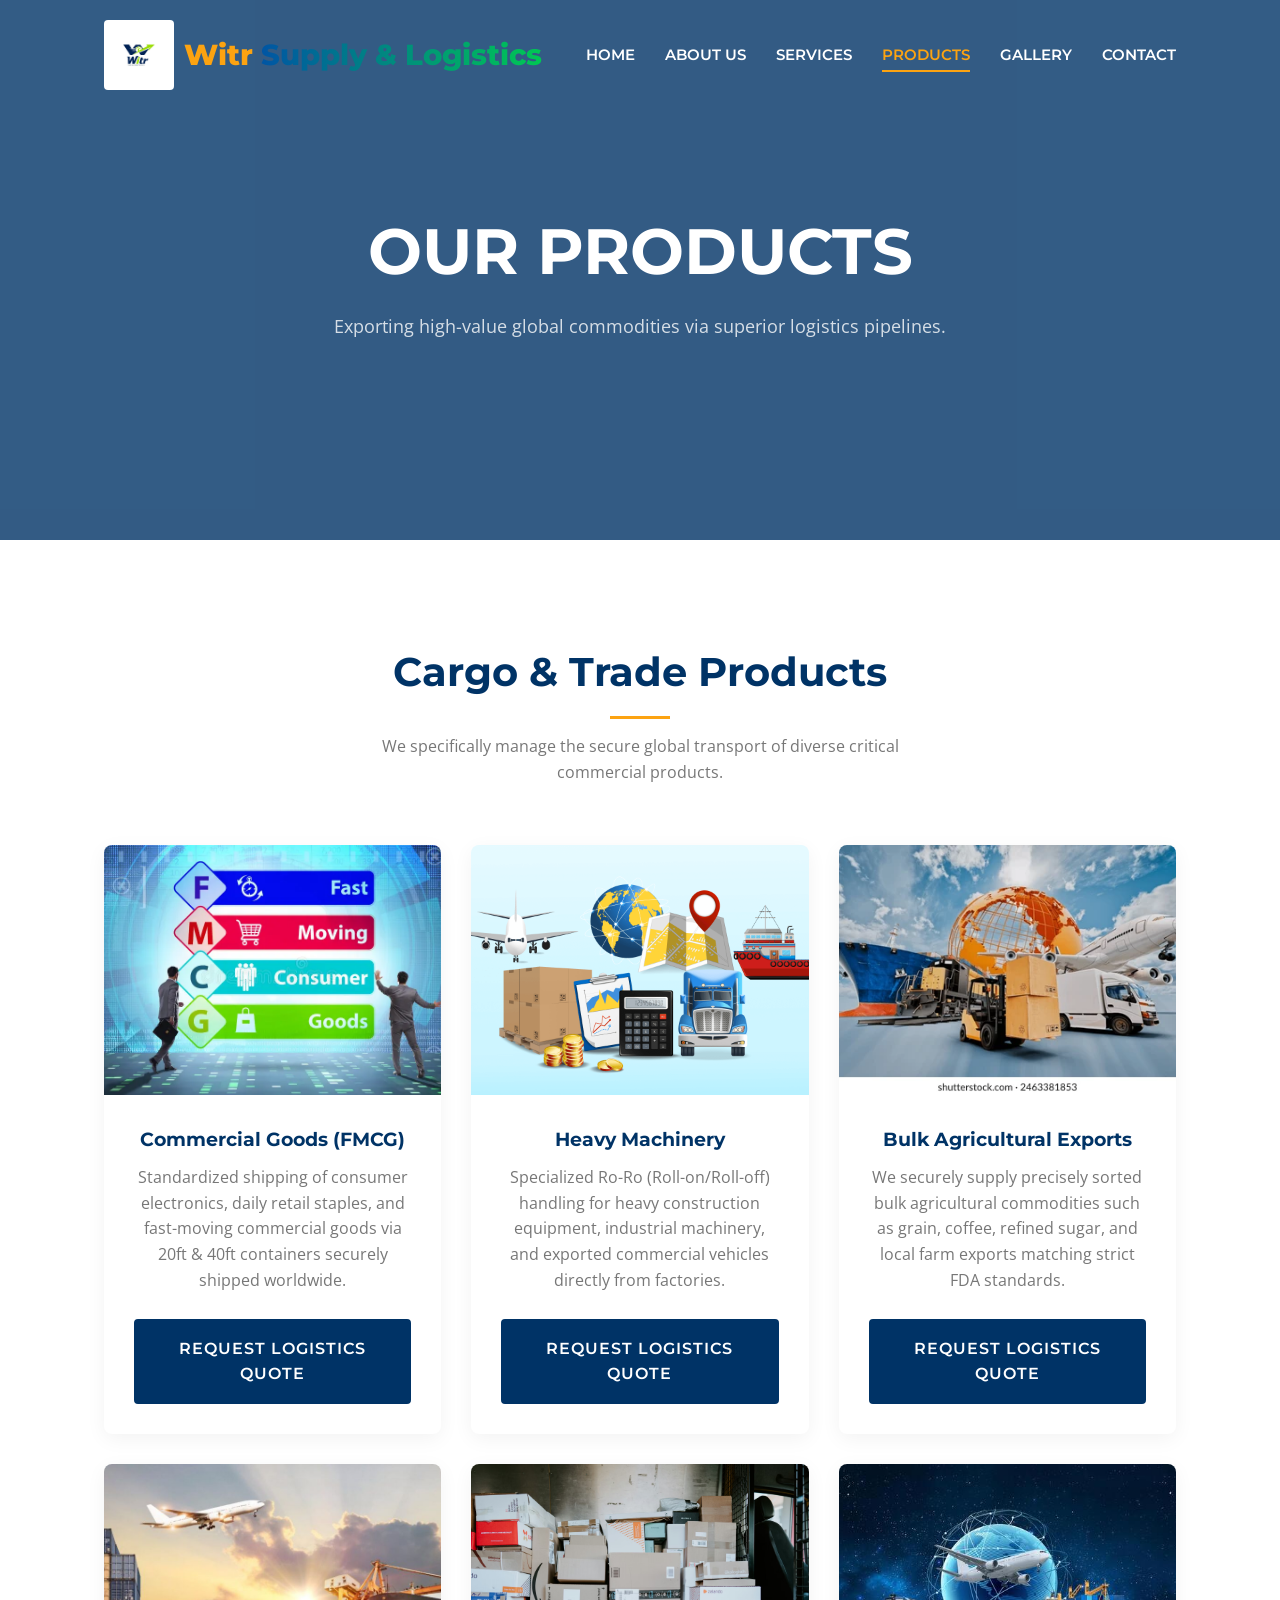
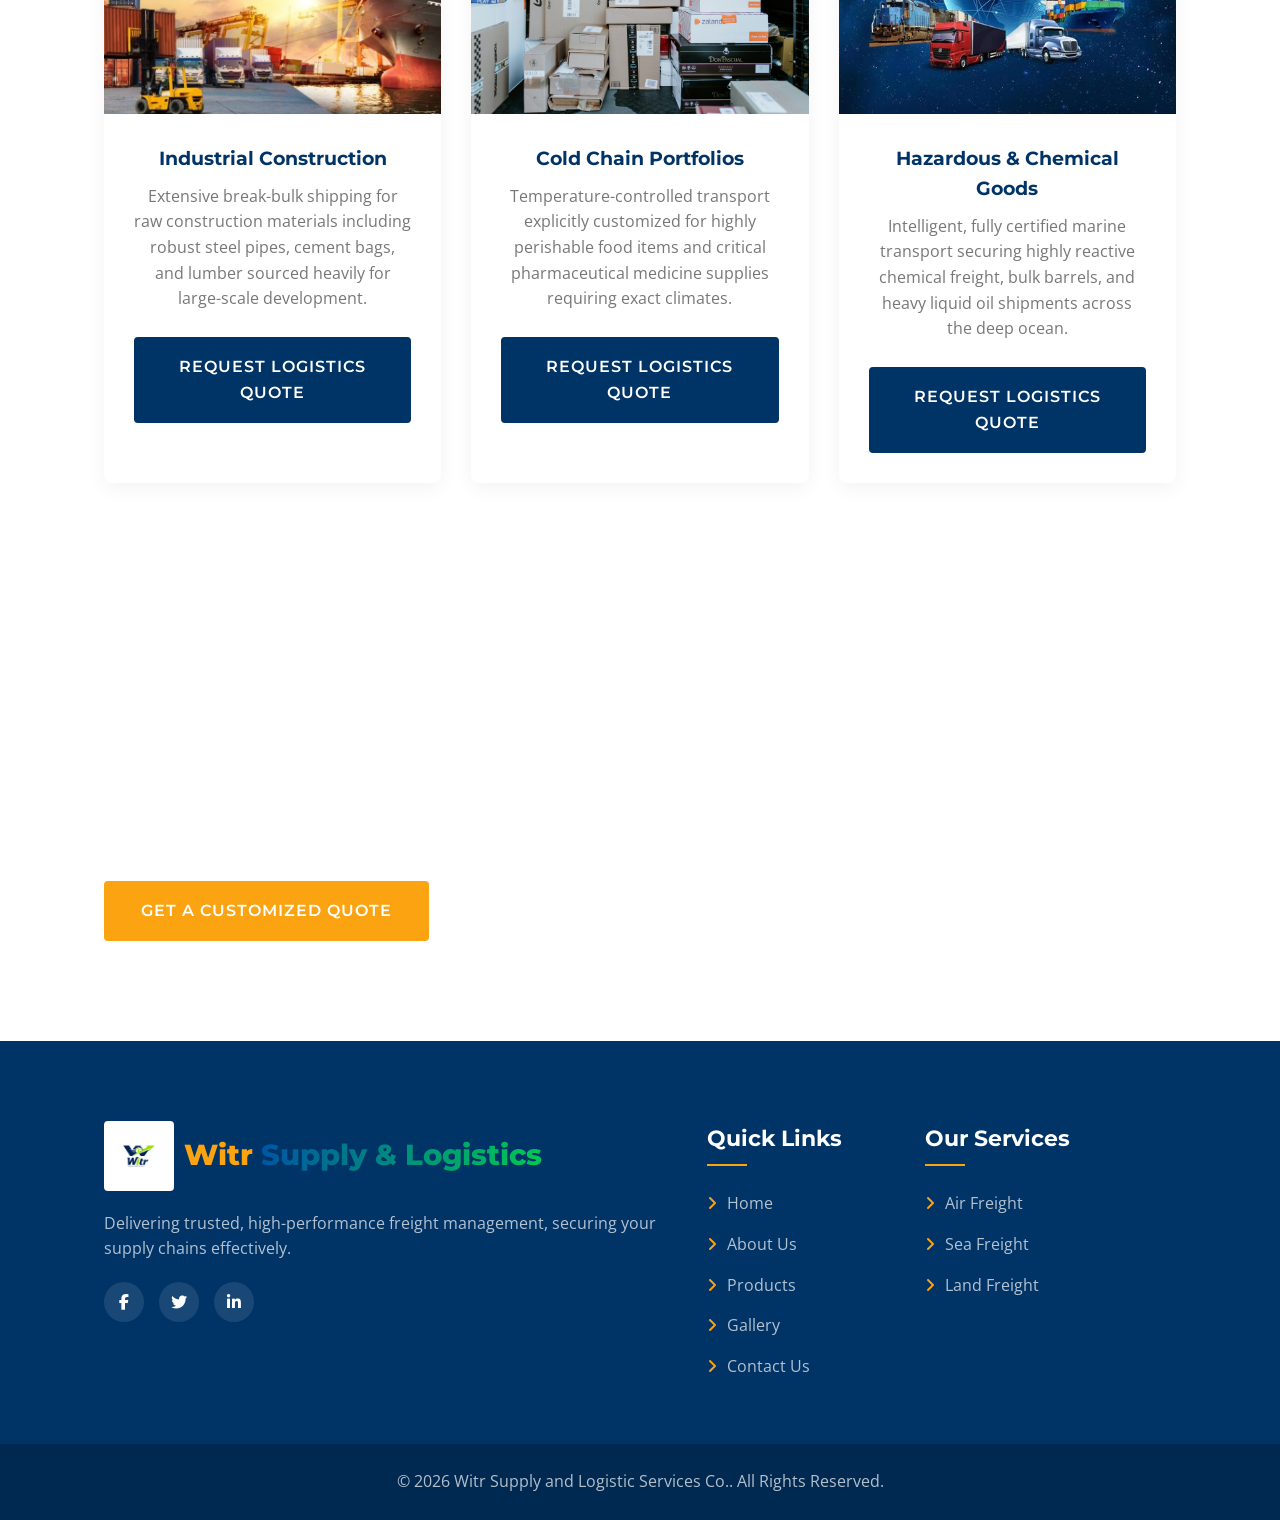
<file: products.html>
<!DOCTYPE html>
<html lang="en">

<head>
    <meta charset="UTF-8">
    <meta name="viewport" content="width=device-width, initial-scale=1.0">
    <title>Products | Witr Supply and Logistic Services Co.</title>
    <link rel="stylesheet" href="css/style.css">
    <link rel="stylesheet" href="https://cdnjs.cloudflare.com/ajax/libs/font-awesome/6.4.0/css/all.min.css">
    <link rel="icon" href="images/LOGO.jpeg" type="image/jpeg">
</head>

<body>

    <header class="header scrolled">
        <div class="container nav-wrapper">
            <a href="index.html" class="logo">
                <img src="images/LOGO.jpeg" alt="Witr Logo" class="brand-logo-icon">
                <span style="font-weight: 800; font-size: 1.8rem; display: flex; align-items: center; gap: 8px;">
                    Witr <span class="text-logo-mixed">Supply & Logistics</span>
                </span>
            </a>

            <nav class="nav-links">
                <a href="index.html">Home</a>
                <a href="about.html">About Us</a>
                <a href="services.html">Services</a>
                <a href="products.html" class="active">Products</a>
                <a href="gallery.html">Gallery</a>
                <a href="contact.html">Contact</a>
            </nav>

            <div class="mobile-menu-btn">
                <i class="fa-solid fa-bars"></i>
            </div>
        </div>
    </header>

    <section class="page-hero" class="products-hero-bg">
        <div class="container page-hero-content reveal">
            <h1>Our Products</h1>
            <p>Exporting high-value global commodities via superior logistics pipelines.</p>
        </div>
    </section>

    <section class="section">
        <div class="container">
            <div class="section-title reveal">
                <h2>Cargo & Trade Products</h2>
                <p>We specifically manage the secure global transport of diverse critical commercial products.</p>
            </div>

            <div class="grid-3">
                <!-- Product 1 -->
                <div class="product-card reveal">
                    <div class="product-img">
                        <img src="images/(FMCG)-image.webp" alt="Containerized Cargo">
                        <div class="overlay">
                            <i class="fa-solid fa-box"></i>
                        </div>
                    </div>
                    <div class="product-info">
                        <h3>Commercial Goods (FMCG)</h3>
                        <p>Standardized shipping of consumer electronics, daily retail staples, and fast-moving
                            commercial goods via 20ft & 40ft containers securely shipped worldwide.</p>
                        <br>
                        <a href="contact.html" class="btn btn-secondary" class="btn-small">Request Logistics Quote</a>
                    </div>
                </div>

                <!-- Product 2 -->
                <div class="product-card reveal delay-100">
                    <div class="product-img">
                        <img src="images/image-5.png" alt="Heavy Machinery Cargo">
                        <div class="overlay">
                            <i class="fa-solid fa-truck-monster"></i>
                        </div>
                    </div>
                    <div class="product-info">
                        <h3>Heavy Machinery</h3>
                        <p>Specialized Ro-Ro (Roll-on/Roll-off) handling for heavy construction equipment, industrial
                            machinery, and exported commercial vehicles directly from factories.</p>
                        <br>
                        <a href="contact.html" class="btn btn-secondary" class="btn-small">Request Logistics Quote</a>
                    </div>
                </div>

                <!-- Product 3 -->
                <div class="product-card reveal delay-200">
                    <div class="product-img">
                        <img src="images/image-3.webp" alt="Agriculture Cargo">
                        <div class="overlay">
                            <i class="fa-solid fa-wheat-awn"></i>
                        </div>
                    </div>
                    <div class="product-info">
                        <h3>Bulk Agricultural Exports</h3>
                        <p>We securely supply precisely sorted bulk agricultural commodities such as grain, coffee,
                            refined sugar, and local farm exports matching strict FDA standards.</p>
                        <br>
                        <a href="contact.html" class="btn btn-secondary" class="btn-small">Request Logistics Quote</a>
                    </div>
                </div>

                <!-- Product 4 -->
                <div class="product-card reveal">
                    <div class="product-img">
                        <img src="images/image-4.jpg" alt="Construction Materials">
                        <div class="overlay">
                            <i class="fa-solid fa-helmet-safety"></i>
                        </div>
                    </div>
                    <div class="product-info">
                        <h3>Industrial Construction</h3>
                        <p>Extensive break-bulk shipping for raw construction materials including robust steel pipes,
                            cement bags, and lumber sourced heavily for large-scale development.</p>
                        <br>
                        <a href="contact.html" class="btn btn-secondary" class="btn-small">Request Logistics Quote</a>
                    </div>
                </div>

                <!-- Product 5 -->
                <div class="product-card reveal delay-100">
                    <div class="product-img">
                        <img src="images/image-9.avif" alt="Cold Chain Pharma">
                        <div class="overlay">
                            <i class="fa-solid fa-snowflake"></i>
                        </div>
                    </div>
                    <div class="product-info">
                        <h3>Cold Chain Portfolios</h3>
                        <p>Temperature-controlled transport explicitly customized for highly perishable food items and
                            critical pharmaceutical medicine supplies requiring exact climates.</p>
                        <br>
                        <a href="contact.html" class="btn btn-secondary" class="btn-small">Request Logistics Quote</a>
                    </div>
                </div>

                <!-- Product 6 -->
                <div class="product-card reveal delay-200">
                    <div class="product-img">
                        <img src="images/image-2.jpg" alt="Oil and Gas Port">
                        <div class="overlay">
                            <i class="fa-solid fa-oil-well"></i>
                        </div>
                    </div>
                    <div class="product-info">
                        <h3>Hazardous & Chemical Goods</h3>
                        <p>Intelligent, fully certified marine transport securing highly reactive chemical freight, bulk
                            barrels, and heavy liquid oil shipments across the deep ocean.</p>
                        <br>
                        <a href="contact.html" class="btn btn-secondary" class="btn-small">Request Logistics Quote</a>
                    </div>
                </div>

            </div>
        </div>
    </section>

    <!-- Call to Action -->
    <section class="section" class="about-cta-section">
        <div class="container reveal">
            <h2 class="about-cta-title">Ready to Upgrade Your Supply Chain?</h2>
            <p class="about-cta-text">Get in touch with our expert logistics consultants to design a custom, highly
                optimized transport solution specifically tailored for your business volume.</p>
            <a href="contact.html" class="btn btn-primary" class="btn-large">Get a Customized Quote</a>
        </div>
    </section>

    <!-- Footer -->
    <footer class="footer">
        <div class="container footer-top">
            <div class="footer-col col-span-2">
                <a href="index.html" class="logo footer-logo">
                    <img src="images/LOGO.jpeg" alt="Witr Logo" class="brand-logo-icon">
                    <span style="font-weight: 800; font-size: 1.8rem; display: flex; align-items: center; gap: 8px;">
                        Witr <span class="text-logo-mixed">Supply & Logistics</span>
                    </span>
                </a>
                <p>Delivering trusted, high-performance freight management, securing your supply chains effectively.</p>
                <div class="social-links footer-social-box">
                    <a href="#"><i class="fa-brands fa-facebook-f"></i></a>
                    <a href="#"><i class="fa-brands fa-twitter"></i></a>
                    <a href="#"><i class="fa-brands fa-linkedin-in"></i></a>
                </div>
            </div>

            <div class="footer-col col-span-1">
                <h3>Quick Links</h3>
                <ul class="footer-links">
                    <li><a href="index.html">Home</a></li>
                    <li><a href="about.html">About Us</a></li>
                    <li><a href="products.html">Products</a></li>
                    <li><a href="gallery.html">Gallery</a></li>
                    <li><a href="contact.html">Contact Us</a></li>
                </ul>
            </div>

            <div class="footer-col col-span-1">
                <h3>Our Services</h3>
                <ul class="footer-links">
                    <li><a href="services.html">Air Freight</a></li>
                    <li><a href="services.html">Sea Freight</a></li>
                    <li><a href="services.html">Land Freight</a></li>
                </ul>
            </div>
        </div>
        <div class="footer-bottom">
            <div class="container footer-copy-box">
                <p>&copy; 2026 Witr Supply and Logistic Services Co.. All Rights Reserved.</p>
            </div>
        </div>
    </footer>

    <script src="js/script.js"></script>
</body>

</html>
</file>
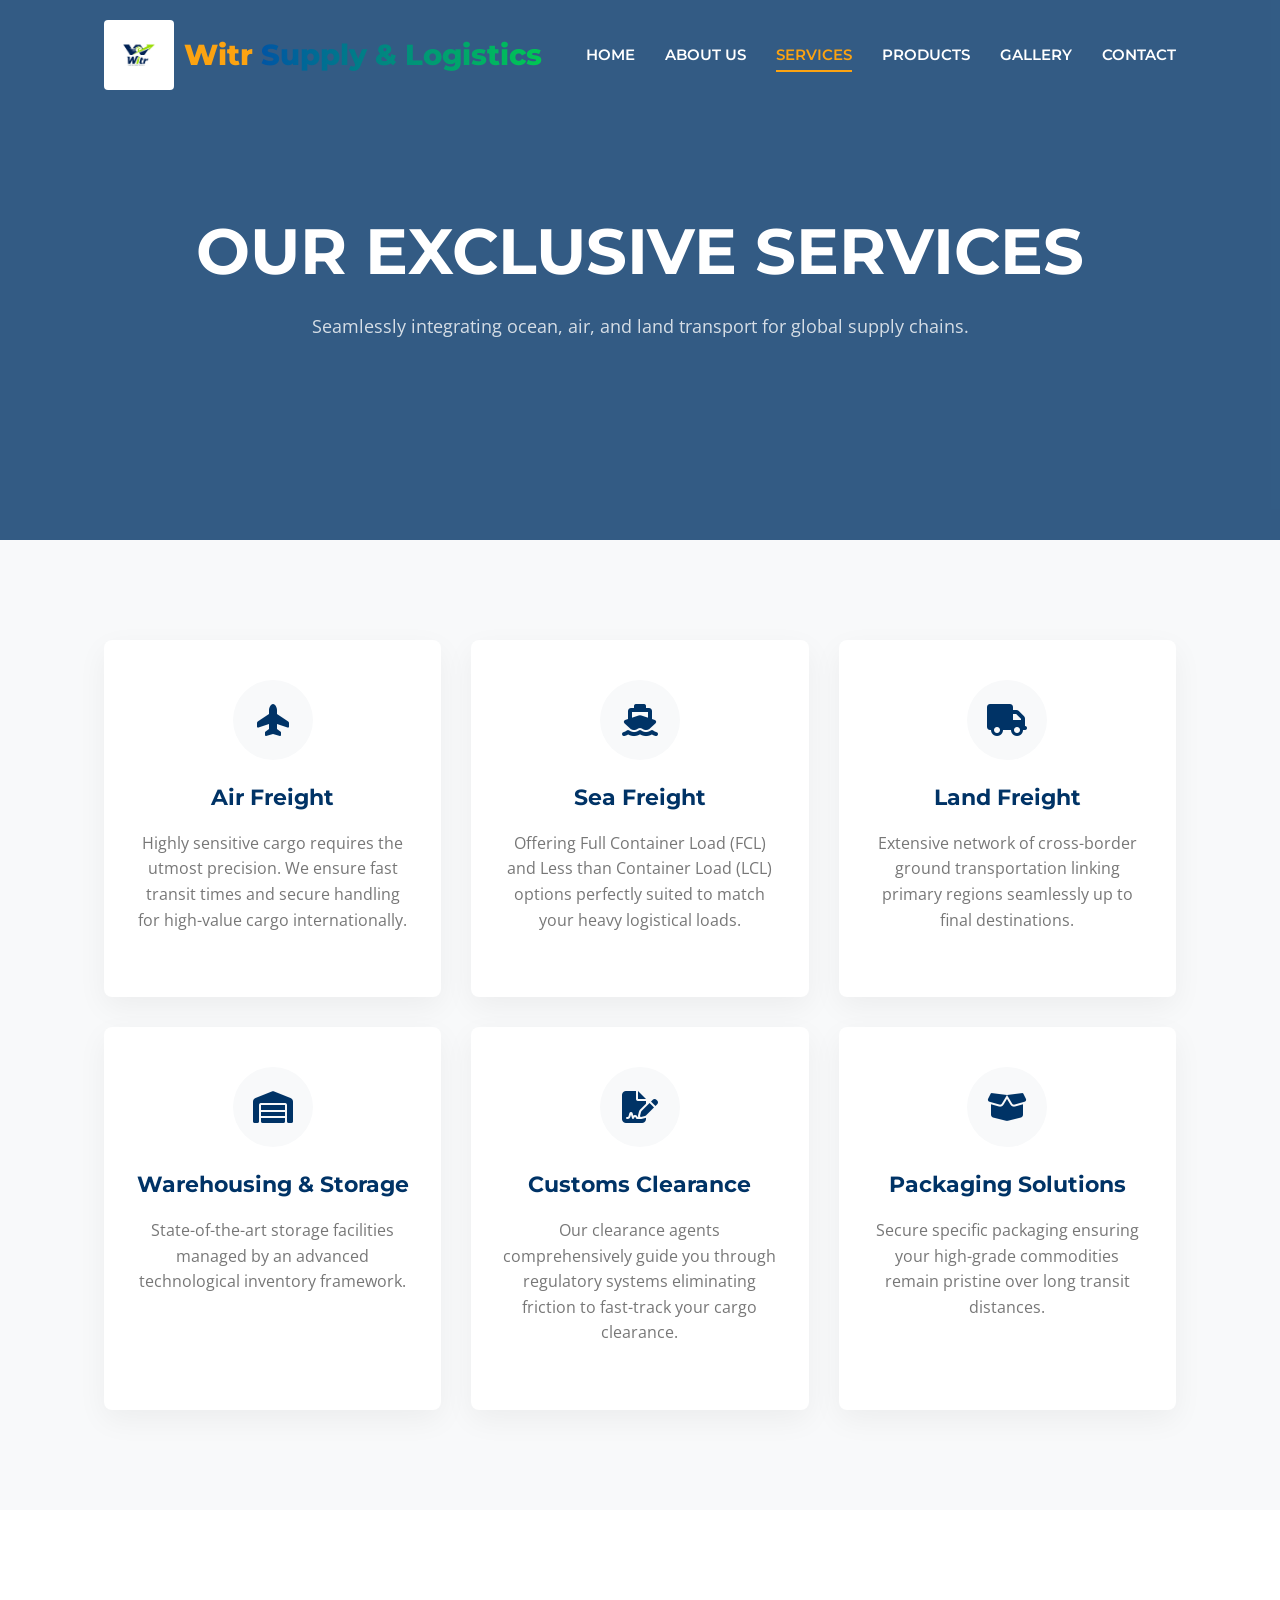
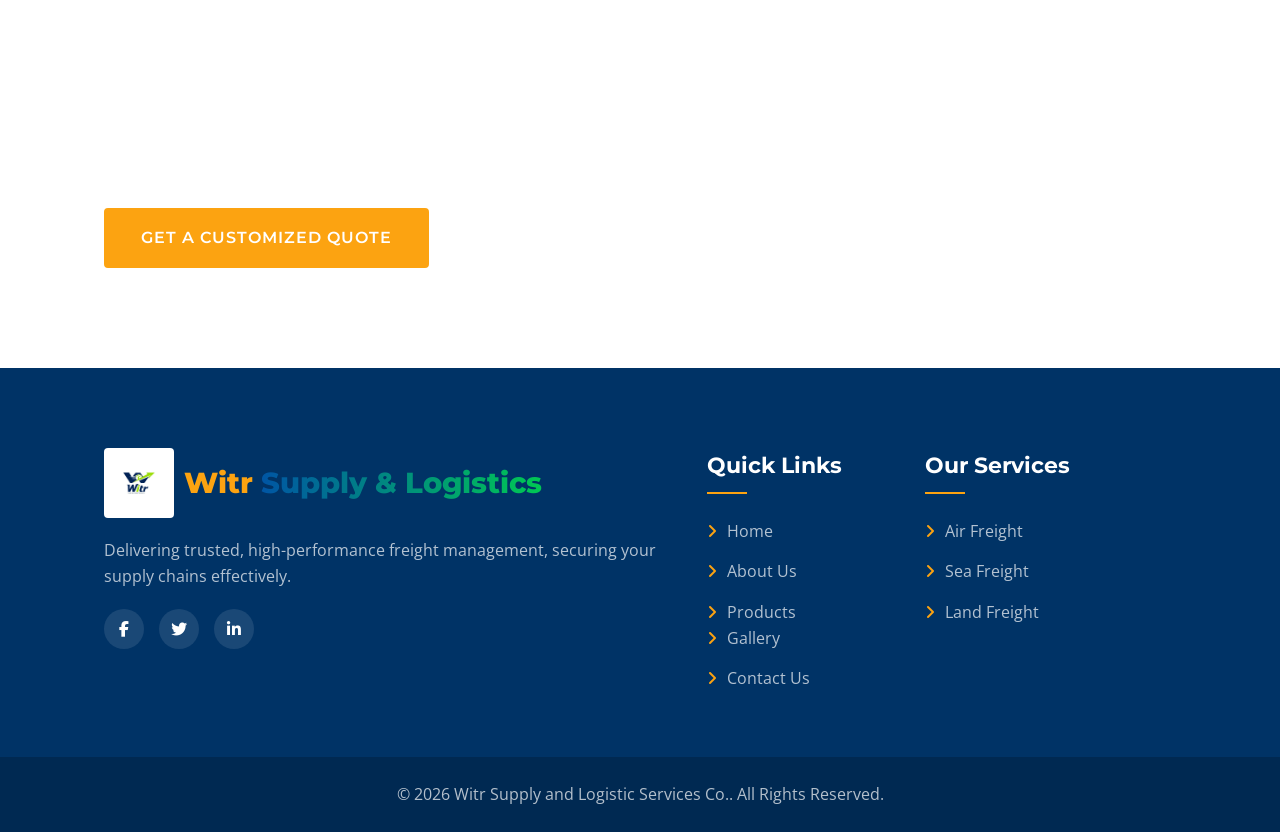
<file: services.html>
<!DOCTYPE html>
<html lang="en">

<head>
    <meta charset="UTF-8">
    <meta name="viewport" content="width=device-width, initial-scale=1.0">
    <title>Services | Witr Supply and Logistic Services Co.</title>
    <link rel="stylesheet" href="css/style.css">
    <link rel="stylesheet" href="https://cdnjs.cloudflare.com/ajax/libs/font-awesome/6.4.0/css/all.min.css">
    <link rel="icon" href="images/LOGO.jpeg" type="image/jpeg">
</head>

<body>

    <header class="header scrolled">
        <div class="container nav-wrapper">
            <a href="index.html" class="logo">
        <img src="images/LOGO.jpeg" alt="Witr Logo" class="brand-logo-icon">
        <span style="font-weight: 800; font-size: 1.8rem; display: flex; align-items: center; gap: 8px;">
            Witr <span class="text-logo-mixed">Supply & Logistics</span>
        </span>
    </a>

            <nav class="nav-links">
                <a href="index.html">Home</a>
                <a href="about.html">About Us</a>
                <a href="services.html" class="active">Services</a>
                <a href="products.html">Products</a>
                <a href="gallery.html">Gallery</a>
                <a href="contact.html">Contact</a>
            </nav>

            <div class="mobile-menu-btn">
                <i class="fa-solid fa-bars"></i>
            </div>
        </div>
    </header>

    <section class="page-hero"
        class="services-hero-bg">
        <div class="container page-hero-content reveal">
            <h1>Our Exclusive Services</h1>
            <p>Seamlessly integrating ocean, air, and land transport for global supply chains.</p>
        </div>
    </section>

    <section class="section section-bg">
        <div class="container">
            <div class="grid-3">
                <div class="service-card reveal">
                    <div class="service-icon"><i class="fa-solid fa-plane-up"></i></div>
                    <h3>Air Freight</h3>
                    <p>Highly sensitive cargo requires the utmost precision. We ensure fast transit times and secure
                        handling for high-value cargo internationally.</p>
                </div>

                <div class="service-card reveal delay-100">
                    <div class="service-icon"><i class="fa-solid fa-ship"></i></div>
                    <h3>Sea Freight</h3>
                    <p>Offering Full Container Load (FCL) and Less than Container Load (LCL) options perfectly suited to
                        match your heavy logistical loads.</p>
                </div>

                <div class="service-card reveal delay-200">
                    <div class="service-icon"><i class="fa-solid fa-truck"></i></div>
                    <h3>Land Freight</h3>
                    <p>Extensive network of cross-border ground transportation linking primary regions seamlessly up to
                        final destinations.</p>
                </div>

                <div class="service-card reveal">
                    <div class="service-icon"><i class="fa-solid fa-warehouse"></i></div>
                    <h3>Warehousing & Storage</h3>
                    <p>State-of-the-art storage facilities managed by an advanced technological inventory framework.</p>
                </div>

                <div class="service-card reveal delay-100">
                    <div class="service-icon"><i class="fa-solid fa-file-signature"></i></div>
                    <h3>Customs Clearance</h3>
                    <p>Our clearance agents comprehensively guide you through regulatory systems eliminating friction to
                        fast-track your cargo clearance.</p>
                </div>

                <div class="service-card reveal delay-200">
                    <div class="service-icon"><i class="fa-solid fa-box-open"></i></div>
                    <h3>Packaging Solutions</h3>
                    <p>Secure specific packaging ensuring your high-grade commodities remain pristine over long transit
                        distances.</p>
                </div>
            </div>
        </div>
    </section>

    <!-- Services Call to Action -->
    <section class="section"
        class="about-cta-section">
        <div class="container reveal">
            <h2 class="about-cta-title">Ready to Upgrade Your Supply Chain?</h2>
            <p class="about-cta-text">Get in
                touch with our expert logistics consultants to design a custom, highly optimized transport solution
                specifically tailored for your business volume.</p>
            <a href="contact.html" class="btn btn-primary" class="btn-large">Get a
                Customized Quote</a>
        </div>
    </section>

    <!-- Footer -->
    <footer class="footer">
        <div class="container footer-top">
            <div class="footer-col col-span-2">
                <a href="index.html" class="logo footer-logo">
        <img src="images/LOGO.jpeg" alt="Witr Logo" class="brand-logo-icon">
        <span style="font-weight: 800; font-size: 1.8rem; display: flex; align-items: center; gap: 8px;">
            Witr <span class="text-logo-mixed">Supply & Logistics</span>
        </span>
    </a>
                <p>Delivering trusted, high-performance freight management, securing your supply chains effectively.</p>
                <div class="social-links footer-social-box">
                    <a href="#"><i class="fa-brands fa-facebook-f"></i></a>
                    <a href="#"><i class="fa-brands fa-twitter"></i></a>
                    <a href="#"><i class="fa-brands fa-linkedin-in"></i></a>
                </div>
            </div>

            <div class="footer-col col-span-1">
                <h3>Quick Links</h3>
                <ul class="footer-links">
                    <li><a href="index.html">Home</a></li>
                    <li><a href="about.html">About Us</a></li>
                    <li><a href="products.html">Products</a> <a href="gallery.html">Gallery</a></li>
                    <li><a href="contact.html">Contact Us</a></li>
                </ul>
            </div>

            <div class="footer-col col-span-1">
                <h3>Our Services</h3>
                <ul class="footer-links">
                    <li><a href="services.html">Air Freight</a></li>
                    <li><a href="services.html">Sea Freight</a></li>
                    <li><a href="services.html">Land Freight</a></li>
                </ul>
            </div>
        </div>
        <div class="footer-bottom">
            <div class="container footer-copy-box">
                <p>&copy; 2026 Witr Supply and Logistic Services Co.. All Rights Reserved.</p>
            </div>
        </div>
    </footer>

    <script src="js/script.js"></script>
</body>

</html>
</file>
<file: css/style.css>
@import url('https://fonts.googleapis.com/css2?family=Montserrat:wght@300;400;500;600;700;800&family=Open+Sans:wght@300;400;600&display=swap');

:root {
  --primary: #003366;
  /* Deep Corporate Blue */
  --secondary: #0055A4;
  /* Brighter Blue */
  --accent: #FCA311;
  /* Golden/Orange accent */
  --text-dark: #333333;
  --text-light: #777777;
  --bg-light: #F8F9FA;
  --bg-white: #FFFFFF;
  --transition: 0.3s ease-in-out;
}

* {
  margin: 0;
  padding: 0;
  box-sizing: border-box;
}

html {
  scroll-behavior: smooth;
}

body {
  font-family: 'Open Sans', sans-serif;
  color: var(--text-dark);
  background-color: var(--bg-white);
  line-height: 1.6;
  overflow-x: hidden;
}

h1,
h2,
h3,
h4,
h5,
h6 {
  font-family: 'Montserrat', sans-serif;
  font-weight: 700;
  color: var(--primary);
}

a {
  text-decoration: none;
  color: inherit;
  transition: var(--transition);
}

ul {
  list-style: none;
}

.container {
  max-width: 1200px;
  margin: 0 auto;
  padding: 0 5%;
}

.section {
  padding: 100px 0;
}

.section-bg {
  background-color: var(--bg-light);
}

.section-title {
  text-align: center;
  margin-bottom: 60px;
}

.section-title h2 {
  font-size: 2.5rem;
  margin-bottom: 15px;
  position: relative;
  display: inline-block;
  padding-bottom: 15px;
}

.section-title h2::after {
  content: '';
  position: absolute;
  bottom: 0;
  left: 50%;
  transform: translateX(-50%);
  width: 60px;
  height: 3px;
  background-color: var(--accent);
}

.section-title p {
  color: var(--text-light);
  max-width: 600px;
  margin: 0 auto;
}

/* Header */
.header {
  position: fixed;
  top: 0;
  left: 0;
  width: 100%;
  z-index: 1000;
  background: transparent;
  padding: 20px 0;
  transition: var(--transition);
}

.header.scrolled {
  background: var(--bg-white);
  box-shadow: 0 5px 20px rgba(0, 0, 0, 0.05);
  padding: 15px 0;
}

.header.scrolled .logo,
.header.scrolled .nav-links a,
.header.scrolled .mobile-menu-btn {
  color: var(--primary);
}

.nav-wrapper {
  display: flex;
  justify-content: space-between;
  align-items: center;
}

.logo {
  font-family: 'Montserrat', sans-serif;
  font-size: 1.8rem;
  font-weight: 800;
  color: #fff;
  display: flex;
  align-items: center;
  gap: 10px;
}

.logo span {
  color: var(--accent);
}

.nav-links {
  display: flex;
  gap: 30px;
}

.nav-links a {
  font-family: 'Montserrat', sans-serif;
  font-size: 0.95rem;
  font-weight: 600;
  color: #fff;
  text-transform: uppercase;
  position: relative;
}

.nav-links a::before {
  content: '';
  position: absolute;
  bottom: -5px;
  left: 0;
  width: 0%;
  height: 2px;
  background-color: var(--accent);
  transition: var(--transition);
}

.nav-links a:hover::before,
.nav-links a.active::before {
  width: 100%;
}

.nav-links a:hover,
.nav-links a.active {
  color: var(--accent) !important;
}

.mobile-menu-btn {
  display: none;
  color: #fff;
  font-size: 1.5rem;
  cursor: pointer;
}

/* Buttons */
.btn {
  display: inline-block;
  padding: 15px 35px;
  font-family: 'Montserrat', sans-serif;
  font-weight: 600;
  text-transform: uppercase;
  border-radius: 4px;
  cursor: pointer;
  transition: var(--transition);
  letter-spacing: 1px;
}

.btn-primary {
  background-color: var(--accent);
  color: #fff;
  border: 2px solid var(--accent);
}

.btn-primary:hover {
  background-color: transparent;
  color: var(--accent);
}

.btn-secondary {
  background-color: var(--primary);
  color: #fff;
  border: 2px solid var(--primary);
}

.btn-secondary:hover {
  background-color: var(--secondary);
  border-color: var(--secondary);
}

/* Hero Pages & Backgrounds */
.hero {
  height: 100vh;
  position: relative;
  display: flex;
  align-items: center;
  overflow: hidden;
}

.hero-slider {
  position: absolute;
  top: 0;
  left: 0;
  width: 100%;
  height: 100%;
  z-index: 0;
}

.hero-slide {
  position: absolute;
  top: 0;
  left: 0;
  width: 100%;
  height: 100%;
  background-size: cover;
  background-position: center;
  opacity: 0;
  transition: opacity 1.5s ease-in-out;
  transform: scale(1.05);
}

.hero-slide.active {
  opacity: 1;
  transform: scale(1);
  transition: opacity 1.5s ease-in-out, transform 10s ease-out;
}

.hero-slide::after {
  content: '';
  position: absolute;
  top: 0;
  left: 0;
  width: 100%;
  height: 100%;
  background: linear-gradient(to right, rgba(0, 51, 102, 0.9) 0%, rgba(0, 51, 102, 0.4) 100%);
}

.page-hero {
  height: 60vh;
  position: relative;
  display: flex;
  align-items: center;
  justify-content: center;
  background-size: cover;
  background-position: center;
  background-attachment: fixed;
}

.page-hero::after {
  content: '';
  position: absolute;
  top: 0;
  left: 0;
  width: 100%;
  height: 100%;
  background: rgba(0, 51, 102, 0.8);
}

.hero-content,
.page-hero-content {
  position: relative;
  z-index: 1;
  color: #fff;
}

.page-hero-content {
  text-align: center;
}

.hero-content h1 {
  color: #fff;
  font-size: clamp(3rem, 6vw, 4.5rem);
  line-height: 1.1;
  margin-bottom: 20px;
  text-transform: uppercase;
}

.page-hero-content h1 {
  color: #fff;
  font-size: clamp(2.5rem, 5vw, 4rem);
  text-transform: uppercase;
  margin-bottom: 10px;
}

.page-hero-content p {
  font-size: 1.1rem;
  color: rgba(255, 255, 255, 0.8);
}

.hero-content p {
  font-size: 1.2rem;
  max-width: 600px;
  margin-bottom: 30px;
  color: rgba(255, 255, 255, 0.9);
}

.hero-btns {
  display: flex;
  gap: 20px;
}

/* Services Grid */
.grid-3 {
  display: grid;
  grid-template-columns: repeat(auto-fit, minmax(320px, 1fr));
  gap: 30px;
}

.grid-4 {
  display: grid;
  grid-template-columns: repeat(auto-fit, minmax(250px, 1fr));
  gap: 30px;
}

.grid-2 {
  display: grid;
  grid-template-columns: repeat(auto-fit, minmax(400px, 1fr));
  gap: 40px;
}

.service-card {
  background: var(--bg-white);
  padding: 40px 30px;
  box-shadow: 0 10px 30px rgba(0, 0, 0, 0.05);
  border-radius: 8px;
  transition: var(--transition);
  text-align: center;
  border-bottom: 4px solid transparent;
  position: relative;
  overflow: hidden;
}

.service-card:hover {
  transform: translateY(-10px);
  border-bottom: 4px solid var(--accent);
  box-shadow: 0 15px 40px rgba(0, 0, 0, 0.1);
}

.service-icon {
  width: 80px;
  height: 80px;
  margin: 0 auto 20px;
  background: var(--bg-light);
  border-radius: 50%;
  display: flex;
  align-items: center;
  justify-content: center;
  font-size: 2rem;
  color: var(--primary);
  transition: var(--transition);
}

.service-card:hover .service-icon {
  background: var(--primary);
  color: #fff;
}

.service-card h3 {
  margin-bottom: 15px;
  font-size: 1.4rem;
}

.service-card p {
  color: var(--text-light);
  margin-bottom: 20px;
}

/* About Section */
.about-flex {
  display: flex;
  align-items: center;
  gap: 60px;
}

.about-img {
  flex: 1;
  position: relative;
}

.about-img img {
  width: 100%;
  border-radius: 8px;
  box-shadow: 0 20px 40px rgba(0, 0, 0, 0.15);
}

.about-img::before {
  content: '';
  position: absolute;
  top: -20px;
  left: -20px;
  width: 100px;
  height: 100px;
  background-color: var(--accent);
  z-index: -1;
  border-radius: 8px;
}

.about-img::after {
  content: '';
  position: absolute;
  bottom: -20px;
  right: -20px;
  width: 150px;
  height: 150px;
  background-image: radial-gradient(var(--primary) 2px, transparent 2px);
  background-size: 15px 15px;
  z-index: -1;
}

.about-text {
  flex: 1;
}

.about-text h4 {
  color: var(--accent);
  text-transform: uppercase;
  letter-spacing: 2px;
  margin-bottom: 15px;
}

.about-text h2 {
  font-size: 2.2rem;
  margin-bottom: 25px;
}

.about-text p {
  color: var(--text-light);
  margin-bottom: 20px;
}

.about-features {
  display: flex;
  flex-direction: column;
  gap: 15px;
  margin-bottom: 30px;
}

.about-features li {
  display: flex;
  align-items: center;
  gap: 15px;
  font-weight: 600;
  color: var(--primary);
}

.about-features i {
  color: var(--accent);
  font-size: 1.2rem;
}

/* Products Cards */
.product-card {
  background: var(--bg-white);
  border-radius: 8px;
  overflow: hidden;
  box-shadow: 0 5px 20px rgba(0, 0, 0, 0.05);
  transition: var(--transition);
}

.product-card:hover {
  box-shadow: 0 15px 40px rgba(0, 0, 0, 0.1);
}

.product-img {
  height: 250px;
  overflow: hidden;
  position: relative;
}

.product-img img {
  width: 100%;
  height: 100%;
  object-fit: cover;
  transition: 0.5s ease;
}

.product-card:hover .product-img img {
  transform: scale(1.1);
}

.product-img .overlay {
  position: absolute;
  top: 0;
  left: 0;
  width: 100%;
  height: 100%;
  background: rgba(0, 51, 102, 0.4);
  display: flex;
  align-items: center;
  justify-content: center;
  opacity: 0;
  transition: var(--transition);
}

.product-card:hover .product-img .overlay {
  opacity: 1;
}

.product-img .overlay i {
  color: #fff;
  font-size: 2rem;
  background: var(--accent);
  width: 60px;
  height: 60px;
  border-radius: 50%;
  display: flex;
  align-items: center;
  justify-content: center;
  transform: translateY(20px);
  transition: var(--transition);
}

.product-card:hover .product-img .overlay i {
  transform: translateY(0);
}

.product-info {
  padding: 30px;
  text-align: center;
}

.product-info h3 {
  margin-bottom: 10px;
}

.product-info p {
  color: var(--text-light);
}

/* Contact Info */
.contact-container {
  display: flex;
  gap: 50px;
}

.contact-info,
.contact-form-container {
  flex: 1;
}

.info-box {
  display: flex;
  align-items: flex-start;
  gap: 20px;
  margin-bottom: 40px;
}

.info-icon {
  width: 60px;
  height: 60px;
  background: var(--bg-light);
  color: var(--primary);
  border-radius: 50%;
  display: flex;
  align-items: center;
  justify-content: center;
  font-size: 1.5rem;
}

.info-box h4 {
  margin-bottom: 5px;
  font-size: 1.2rem;
}

.info-box p {
  color: var(--text-light);
}

.contact-form-container {
  background: var(--bg-white);
  padding: 40px;
  box-shadow: 0 10px 40px rgba(0, 0, 0, 0.08);
  border-radius: 8px;
}

.form-group {
  margin-bottom: 20px;
}

.form-control {
  width: 100%;
  padding: 15px 20px;
  border: 1px solid #ddd;
  border-radius: 4px;
  font-family: inherit;
  font-size: 1rem;
  transition: var(--transition);
}

.form-control:focus {
  outline: none;
  border-color: var(--primary);
}

textarea.form-control {
  height: 150px;
  resize: vertical;
}

/* Footer */
.footer {
  background-color: var(--primary);
  color: #fff;
  padding: 80px 0 0;
}

.footer-top {
  display: grid;
  grid-template-columns: 2fr 1fr 1fr 1.5fr;
  gap: 50px;
  margin-bottom: 50px;
}

.footer-col h3 {
  color: #fff;
  margin-bottom: 25px;
  font-size: 1.4rem;
  position: relative;
  padding-bottom: 10px;
}

.footer-col h3::after {
  content: '';
  position: absolute;
  bottom: 0;
  left: 0;
  width: 40px;
  height: 2px;
  background: var(--accent);
}

.footer-col p {
  color: rgba(255, 255, 255, 0.7);
  margin-bottom: 20px;
}

.social-links {
  display: flex;
  gap: 15px;
}

.social-links a {
  width: 40px;
  height: 40px;
  background: rgba(255, 255, 255, 0.1);
  display: flex;
  align-items: center;
  justify-content: center;
  border-radius: 50%;
  color: #fff;
}

.social-links a:hover {
  background: var(--accent);
}

.footer-links li {
  margin-bottom: 15px;
}

.footer-links a {
  color: rgba(255, 255, 255, 0.7);
  display: flex;
  align-items: center;
  gap: 10px;
}

.footer-links a::before {
  content: '\f105';
  font-family: 'FontAwesome';
  color: var(--accent);
}

.footer-links a:hover {
  color: var(--accent);
  padding-left: 5px;
}

.contact-list li {
  display: flex;
  align-items: flex-start;
  gap: 15px;
  margin-bottom: 20px;
  color: rgba(255, 255, 255, 0.7);
}

.contact-list i {
  color: var(--accent);
  font-size: 1.2rem;
  margin-top: 5px;
}

.footer-bottom {
  background: rgba(0, 0, 0, 0.2);
  padding: 25px 0;
  text-align: center;
  color: rgba(255, 255, 255, 0.7);
}

/* -----------------------------
   GLOBAL UTILITY CLASSES (Replaces Inline Styles)
   ----------------------------- */
.text-accent {
  color: var(--accent) !important;
}

.text-primary {
  color: var(--primary) !important;
}

.text-white {
  color: #fff !important;
}

.text-uppercase {
  text-transform: uppercase !important;
}

.font-bold {
  font-weight: 700 !important;
}

.font-extrabold {
  font-weight: 800 !important;
}

.font-sm {
  font-size: 0.9rem !important;
}

.font-lg {
  font-size: 1.2rem !important;
}

.font-xl {
  font-size: 2.4rem !important;
}

.font-xxl {
  font-size: 3.5rem !important;
}

.mb-1 {
  margin-bottom: 10px !important;
}

.mb-2 {
  margin-bottom: 20px !important;
}

.mb-3 {
  margin-bottom: 30px !important;
}

.mt-1 {
  margin-top: 10px !important;
}

.mt-2 {
  margin-top: 20px !important;
}

.mt-3 {
  margin-top: 30px !important;
}

.mt-6 {
  margin-top: 60px !important;
}

.p-0 {
  padding: 0 !important;
}

.pt-0 {
  padding-top: 0 !important;
}

.pb-2 {
  padding-bottom: 40px !important;
}

.text-center {
  text-align: center !important;
}

.w-100 {
  width: 100% !important;
}

.col-span-2 {
  grid-column: span 2;
}

.col-span-1 {
  grid-column: span 1;
}

.grid-2-form {
  display: grid;
  grid-template-columns: 1fr 1fr;
  gap: 20px;
}

.form-textarea-lg {
  height: 120px !important;
}

.btn-submit {
  width: 100%;
  font-size: 1.1rem;
  padding: 18px;
  font-weight: 800;
  letter-spacing: 1px;
}

.delay-50 {
  transition-delay: 50ms;
}

.delay-100 {
  transition-delay: 100ms;
}

.delay-150 {
  transition-delay: 150ms;
}

.delay-200 {
  transition-delay: 200ms;
}

.delay-300 {
  transition-delay: 300ms;
}

.read-more-link {
  color: var(--accent);
  font-weight: 600;
  text-transform: uppercase;
  font-size: 0.9rem;
}

/* Footer Link Customization */
.footer-logo {
  margin-bottom: 20px;
  color: #fff;
}

.footer-social-box {
  margin-top: 20px;
}

.footer-copy-box {
  text-align: center;
}

/* -----------------------------
   EXTRACTED INLINE CLASSES 
   ----------------------------- */
.cta-band {
  background: linear-gradient(rgba(0, 51, 102, 0.9), rgba(0, 51, 102, 0.9)), url('https://images.unsplash.com/photo-1559297434-fae8a1916a79?q=80&w=2070&auto=format&fit=crop');
  background-position: center;
  background-size: cover;
  text-align: center;
  padding: 120px 0;
}

.cta-band h2 {
  font-size: 2.5rem;
  margin-bottom: 20px;
  color: #fff;
}

.cta-band p {
  font-size: 1.1rem;
  max-width: 600px;
  margin: 0 auto 30px;
  color: rgba(255, 255, 255, 0.8);
}

.stats-band {
  background: var(--primary);
  color: #fff;
  padding: 60px 0;
}

.stats-flex {
  display: flex;
  justify-content: space-around;
  flex-wrap: wrap;
  text-align: center;
  gap: 30px;
}

.floating-cards {
  margin-top: -120px;
  position: relative;
  z-index: 10;
}

/* Image Gallery Grid */
.gallery-grid {
  display: grid;
  grid-template-columns: repeat(auto-fill, minmax(300px, 1fr));
  gap: 20px;
  padding: 20px 0;
}

.gallery-item {
  width: 100%;
  height: 250px;
  object-fit: cover;
  border-radius: 8px;
  box-shadow: 0 4px 15px rgba(0, 0, 0, 0.1);
  transition: transform 0.3s ease, box-shadow 0.3s ease;
  cursor: pointer;
}

.gallery-item:hover {
  transform: translateY(-5px) scale(1.03);
  box-shadow: 0 12px 30px rgba(0, 0, 0, 0.2);
  z-index: 10;
}

/* Animations Target */
.reveal {
  opacity: 0;
  transform: translateY(30px);
  transition: 0.8s all ease;
}

.reveal.active {
  opacity: 1;
  transform: translateY(0);
}

/* Responsive */
@media (max-width: 991px) {

  .about-flex,
  .contact-container {
    flex-direction: column;
  }

  .footer-top {
    grid-template-columns: 1fr 1fr;
  }
}

@media (max-width: 768px) {
  .nav-links {
    position: fixed;
    top: 0;
    left: -100%;
    width: 250px;
    height: 100vh;
    background: var(--primary);
    flex-direction: column;
    padding: 80px 30px;
    transition: var(--transition);
    box-shadow: 2px 0 10px rgba(0, 0, 0, 0.2);
  }

  .nav-links.nav-active {
    left: 0;
  }

  .mobile-menu-btn {
    display: block;
    z-index: 1001;
  }

  .header.scrolled .mobile-menu-btn.active {
    color: #fff;
  }

  .footer-top {
    grid-template-columns: 1fr;
  }

  .hero-content {
    text-align: center;
  }

  .hero-btns {
    justify-content: center;
  }
}

/* =========================================
   ABOUT PAGE SPECIFIC EXTRACTED STYLES
   ========================================= */
.about-hero-text {
  max-width: 800px;
  margin: 0 auto;
  line-height: 1.8;
}

.about-features-list {
  margin-top: 25px;
}

.about-img-group {
  display: flex;
  flex-direction: column;
  gap: 20px;
}

.about-strategic-img {
  border-radius: 8px;
  box-shadow: 0 10px 30px rgba(0, 0, 0, 0.1);
}

.mission-vision-box {
  background: var(--bg-white);
  padding: 40px;
  border-radius: 8px;
  box-shadow: 0 10px 40px rgba(0, 0, 0, 0.05);
  flex: 1.2;
}

.mission-vision-title {
  color: var(--primary);
  font-size: 1.8rem;
  margin-bottom: 20px;
  display: flex;
  align-items: center;
  gap: 15px;
  border-bottom: 2px solid var(--bg-light);
  padding-bottom: 15px;
}

.mission-vision-icon {
  color: var(--accent);
  font-size: 1.8rem;
}

.checklist {
  list-style: none;
  padding-left: 5px;
}

.checklist-item {
  margin-bottom: 15px;
  display: flex;
  align-items: flex-start;
  gap: 15px;
}

.checklist-icon {
  color: var(--accent);
  font-size: 1.2rem;
  margin-top: 4px;
}

.checklist-text {
  font-size: 1.05rem;
  color: var(--text-light);
  line-height: 1.5;
}

.business-service-card {
  padding: 30px 20px;
}

.business-service-icon {
  width: 60px;
  height: 60px;
  font-size: 1.5rem;
}

.business-service-title {
  font-size: 1.2rem;
}

.business-service-desc {
  font-size: 0.95rem;
}

.about-cta-section {
  background-position: center;
  background-size: cover;
  text-align: center;
  padding: 120px 0;
}

.about-cta-title {
  font-size: 2.5rem;
  margin-bottom: 20px;
  color: #fff;
}

.about-cta-text {
  font-size: 1.1rem;
  max-width: 600px;
  margin: 0 auto 30px;
  color: rgba(255, 255, 255, 0.8);
}

.btn-large {
  padding: 15px 40px;
  font-size: 1.1rem;
}

/* =========================================
   EXTRACTED FROM REMAINING PAGES
   ========================================= */
/* Hero Backgrounds */
/* Index Page Stats */
.stats-counter {
  font-size: 3.5rem;
  color: var(--accent);
  margin-bottom: 5px;
}

.stats-label {
  text-transform: uppercase;
  letter-spacing: 2px;
  font-weight: 500;
  font-size: 0.9rem;
}

/* Contact Page Styles */
.hero-title-lg {
  font-size: 3.5rem;
}

.contact-info-card {
  padding: 40px 30px;
  box-shadow: 0 15px 40px rgba(0, 0, 0, 0.1);
  border-radius: 10px;
}

.contact-icon-box {
  width: 70px;
  height: 70px;
  font-size: 1.8rem;
  background: rgba(0, 51, 102, 0.05);
  color: var(--accent);
}

.contact-icon-box-alt {
  width: 70px;
  height: 70px;
  font-size: 1.8rem;
  background: rgba(252, 163, 17, 0.1);
  color: var(--accent);
}

.contact-card-title {
  font-size: 1.3rem;
}

.contact-card-text {
  font-size: 0.95rem;
  line-height: 1.6;
}

.fw-600-light {
  color: var(--text-light);
  font-weight: 600;
}

.contact-form-section {
  padding: 80px 0 120px;
}

.contact-map-wrapper {
  flex: 1;
  border-radius: 12px;
  overflow: hidden;
  box-shadow: 0 20px 50px rgba(0, 0, 0, 0.15);
  height: 100%;
}

.contact-map-iframe {
  border: 0;
  margin-bottom: -5px;
}

.contact-form-container-alt {
  background: var(--bg-white);
  padding: 50px;
  border-radius: 12px;
  box-shadow: 0 15px 50px rgba(0, 0, 0, 0.05);
  flex: 1.2;
}

.contact-subtitle {
  color: var(--accent);
  margin-bottom: 10px;
  text-transform: uppercase;
  letter-spacing: 2px;
  font-size: 0.95rem;
  font-weight: 700;
}

.contact-title {
  font-size: 2.4rem;
  margin-bottom: 30px;
  color: var(--primary);
  line-height: 1.2;
}

.btn-whatsapp {
  width: 100%;
  margin-top: 15px;
  text-align: center;
  display: flex;
  justify-content: center;
  align-items: center;
  gap: 10px;
  background: #25D366;
  border: 1px solid #25D366;
  color: #fff;
  font-weight: 600;
  padding: 18px;
  border-radius: 4px;
  transition: 0.3s;
  font-family: 'Montserrat', sans-serif;
  text-transform: uppercase;
  letter-spacing: 1px;
}

.btn-whatsapp:hover {
  background: #1ebc59;
}

.whatsapp-icon-lg {
  font-size: 1.5rem;
}

.ml-1 {
  margin-left: 10px;
}

/* Product Page Styles */
.btn-small {
  font-size: 0.8rem;
  padding: 10px 20px;
}
/* Brand Logo Styling */
.brand-logo-icon {
  height: 70px; /* Increased height significantly */
  width: auto;
  max-width: 250px;
  object-fit: contain;
  border-radius: 4px;
}

/* Make sure footer logo aligns well */
.footer-logo {
  display: flex;
  align-items: center;
  gap: 10px;
  font-family: 'Montserrat', sans-serif;
  font-size: 1.8rem;
  font-weight: 800;
}

/* Logo Text - Green and Blue Mix */
.text-logo-mixed {
  background: linear-gradient(90deg, #0055A4 0%, #00C853 100%); /* Blue to Bright Green gradient */
  -webkit-background-clip: text;
  -webkit-text-fill-color: transparent;
  background-clip: text;
  color: #00A896; /* Solid Blue/Green (Teal) Fallback */
}

/* =========================================
   ATTRACTIVE CONTACT BUTTONS
   ========================================= */
.attractive-buttons-wrapper {
  display: flex;
  flex-direction: column;
  gap: 20px;
  margin-top: 25px;
}

.super-btn {
  width: 100%;
  font-size: 1.15rem;
  padding: 20px;
  font-weight: 800;
  letter-spacing: 1.5px;
  border-radius: 12px; /* Soft rounding */
  text-transform: uppercase;
  display: flex;
  align-items: center;
  justify-content: center;
  gap: 15px; /* Spacing between icon and text */
  transition: all 0.4s cubic-bezier(0.175, 0.885, 0.32, 1.275);
  border: none;
  cursor: pointer;
  position: relative;
  overflow: hidden;
  z-index: 1;
  text-decoration: none;
}

/* Stylish Gmail Button: Vibrant Red/Pink Gradient */
.super-btn-gmail {
  background: linear-gradient(135deg, #FF416C 0%, #FF4B2B 100%);
  color: #fff !important;
  box-shadow: 0 10px 30px rgba(255, 65, 108, 0.35);
}

.super-btn-gmail:hover {
  transform: translateY(-5px) scale(1.02);
  box-shadow: 0 15px 40px rgba(255, 65, 108, 0.55);
}

/* Stylish WhatsApp Button: Vibrant Green Gradient */
.super-btn-whatsapp {
  background: linear-gradient(135deg, #11998E 0%, #38EF7D 100%);
  color: #fff !important;
  box-shadow: 0 10px 30px rgba(56, 239, 125, 0.35);
}

.super-btn-whatsapp:hover {
  transform: translateY(-5px) scale(1.02);
  box-shadow: 0 15px 40px rgba(56, 239, 125, 0.55);
}

/* Shiny Reflection Effect on Hover */
.super-btn::before {
  content: '';
  position: absolute;
  top: 0; left: -150%;
  width: 100%; height: 100%;
  background: linear-gradient(to right, rgba(255,255,255,0) 0%, rgba(255,255,255,0.4) 50%, rgba(255,255,255,0) 100%);
  transform: skewX(-25deg);
  transition: 0.7s ease-in-out;
  z-index: -1;
}

.super-btn:hover::before {
  left: 150%;
}
</file>
